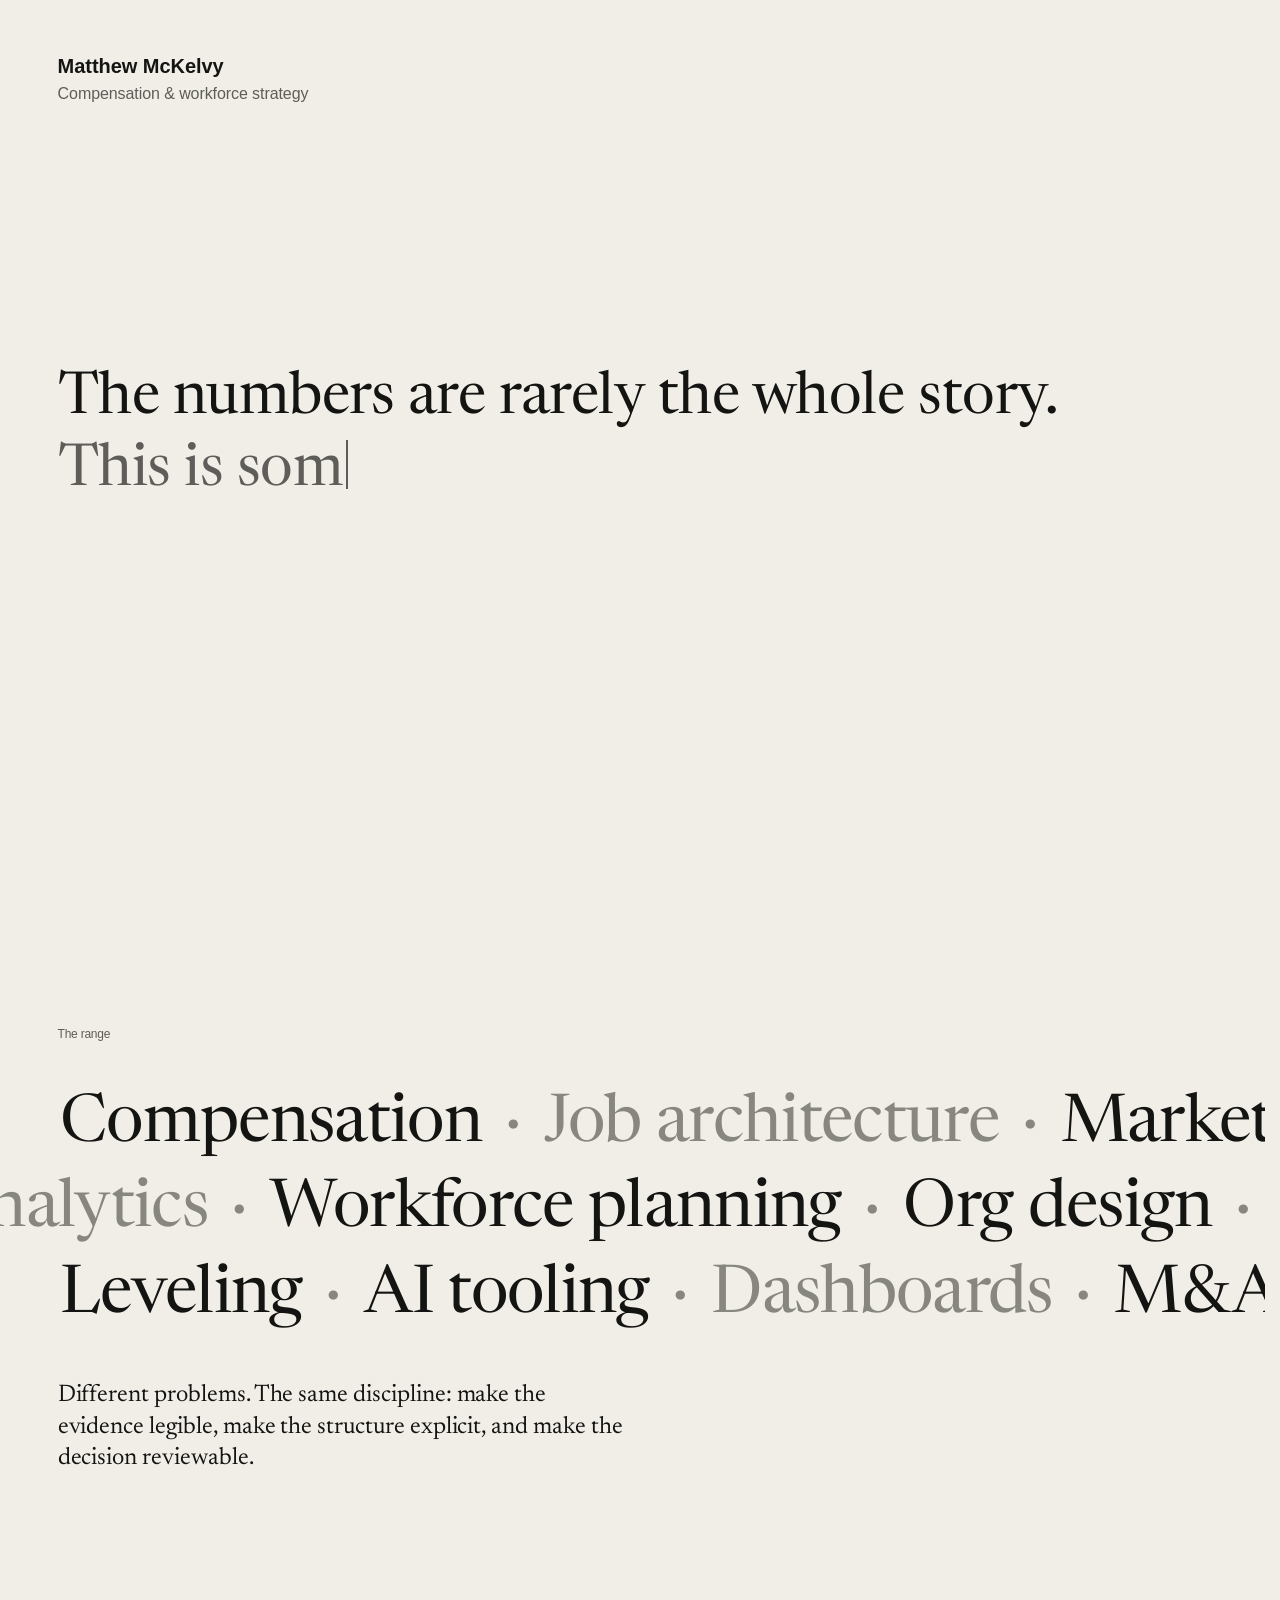
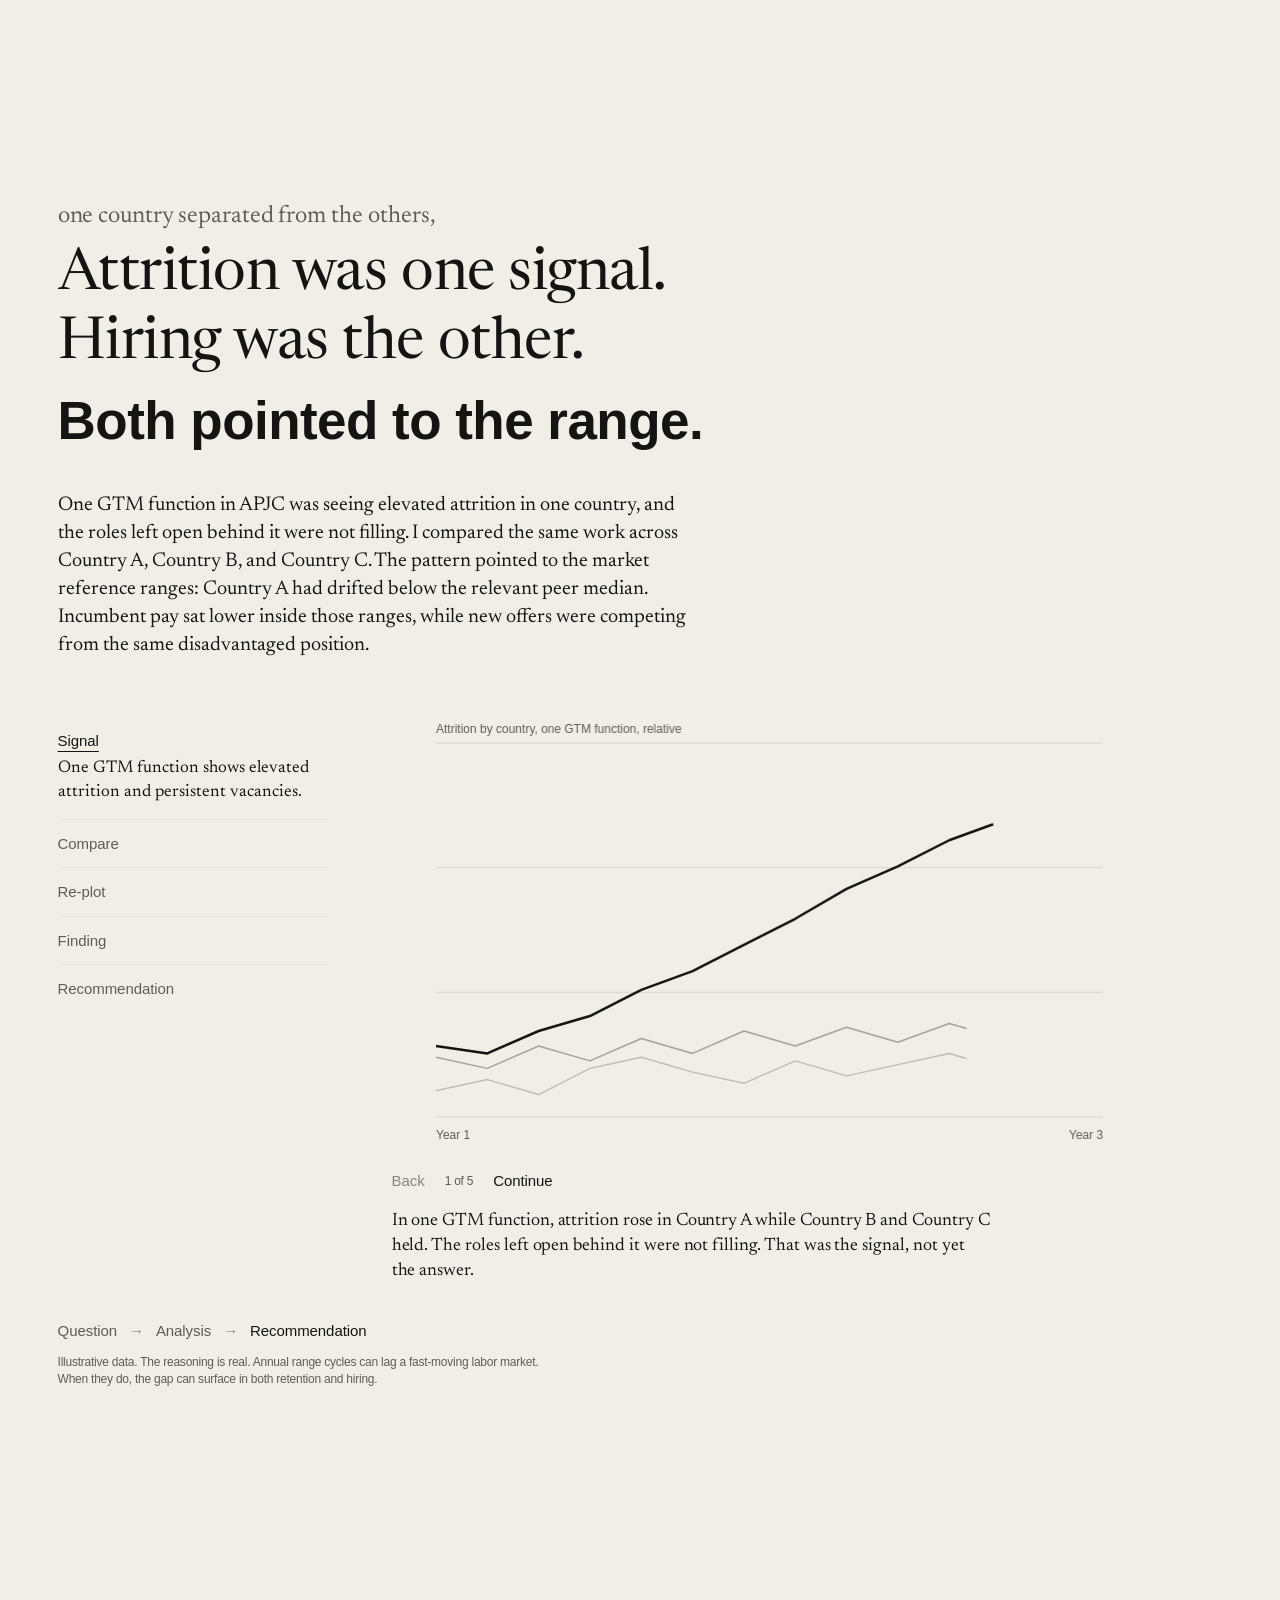
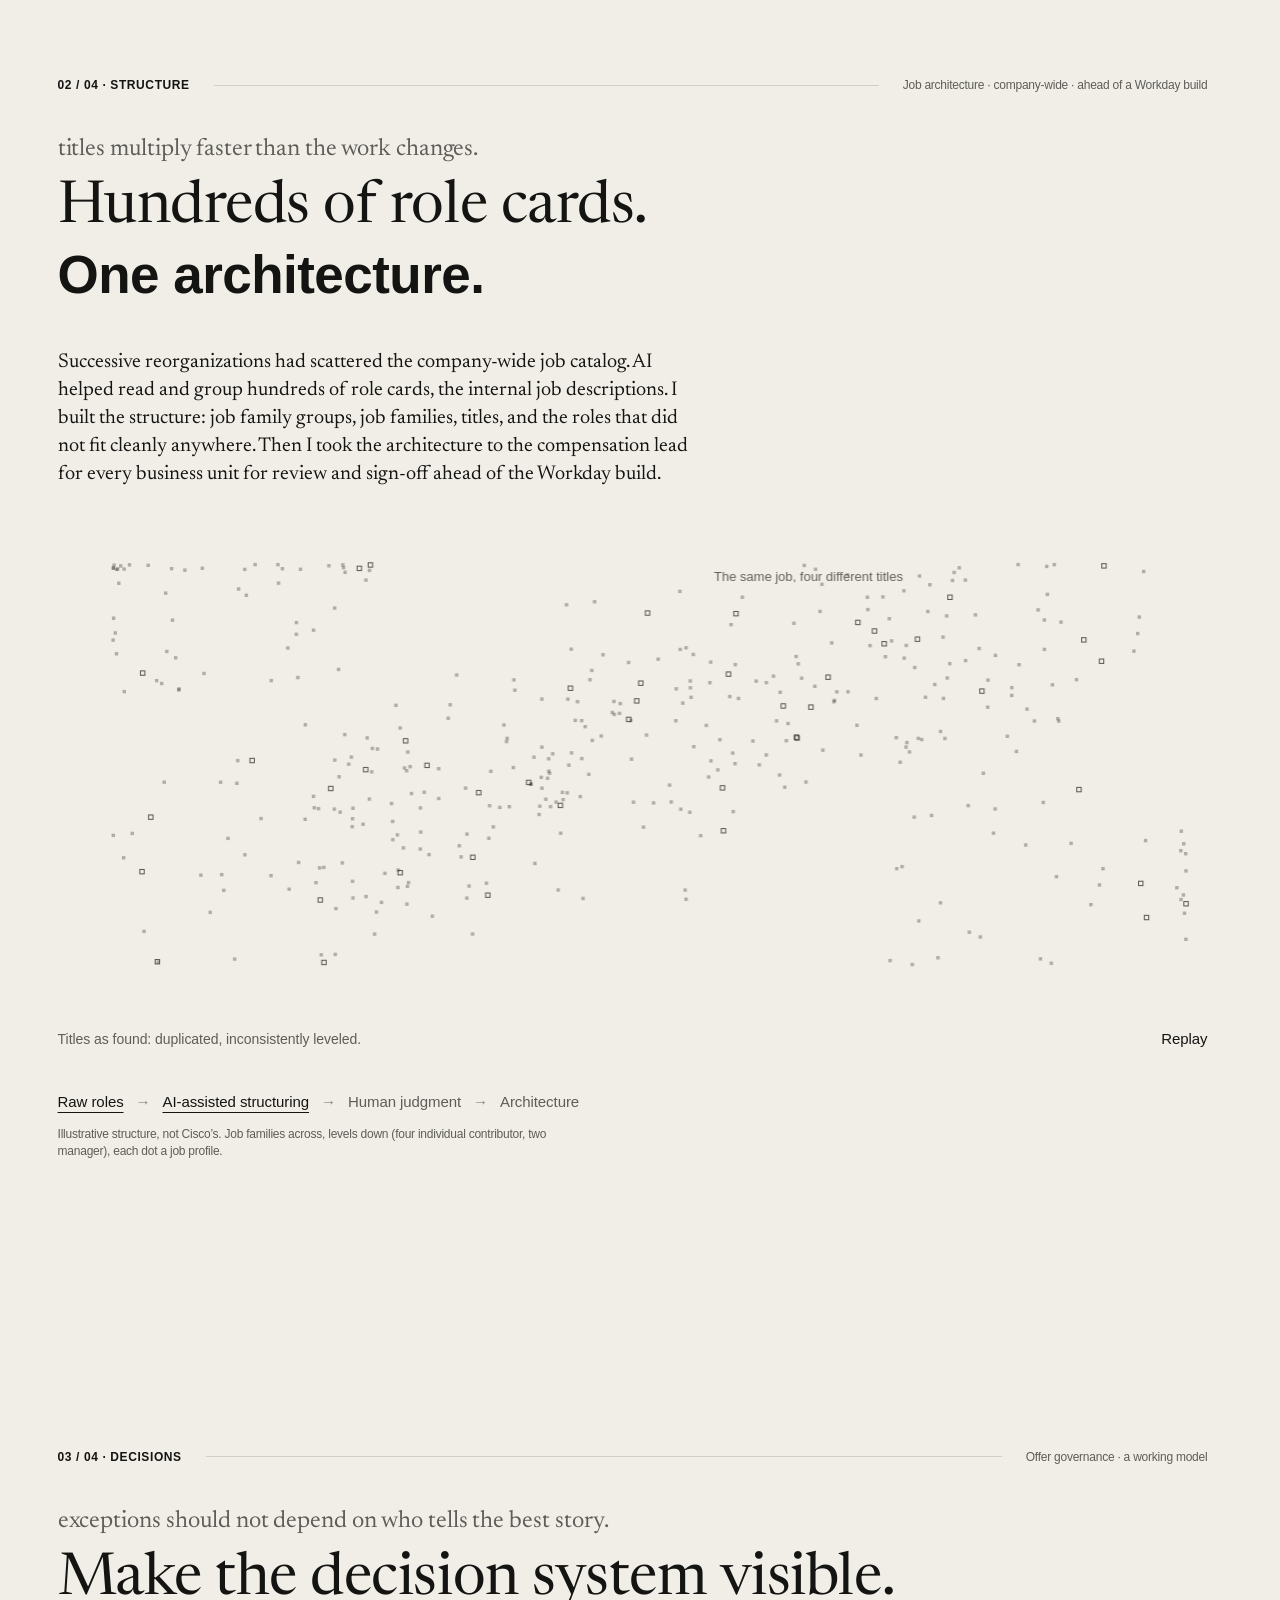
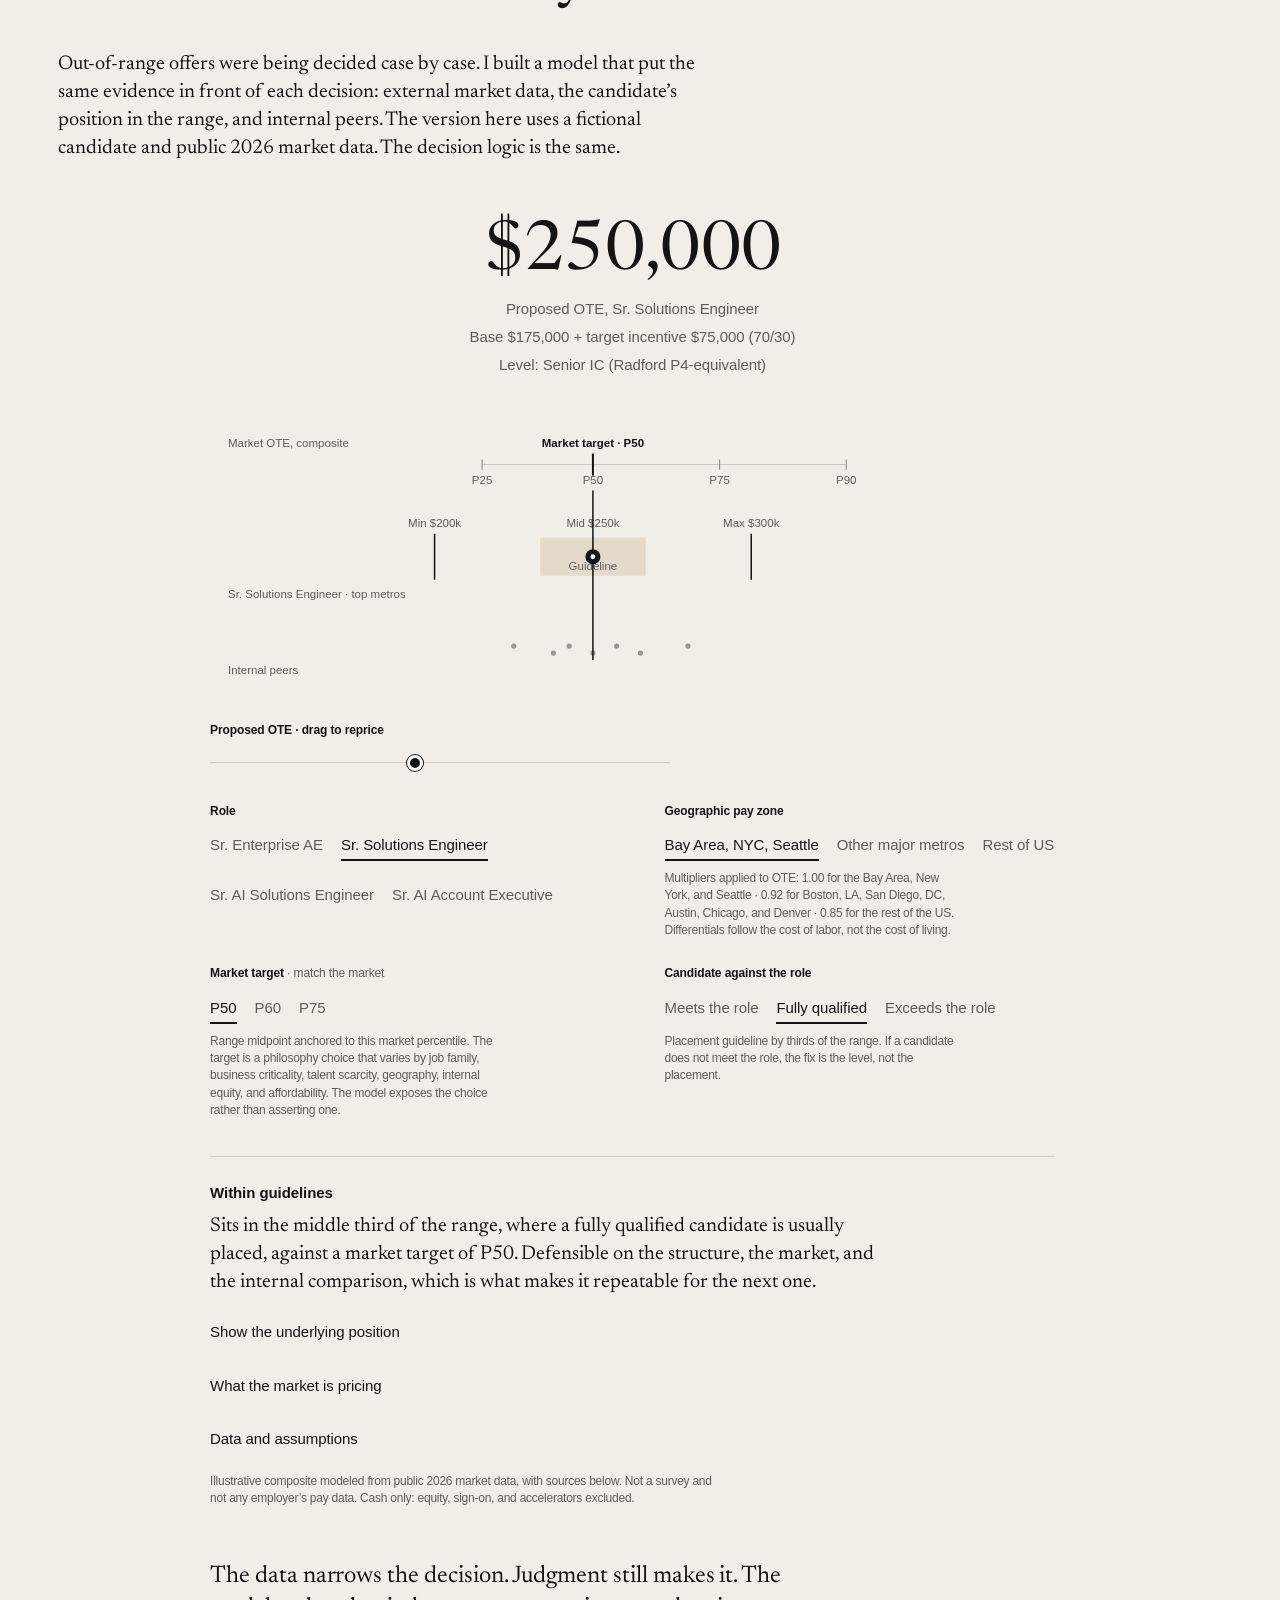
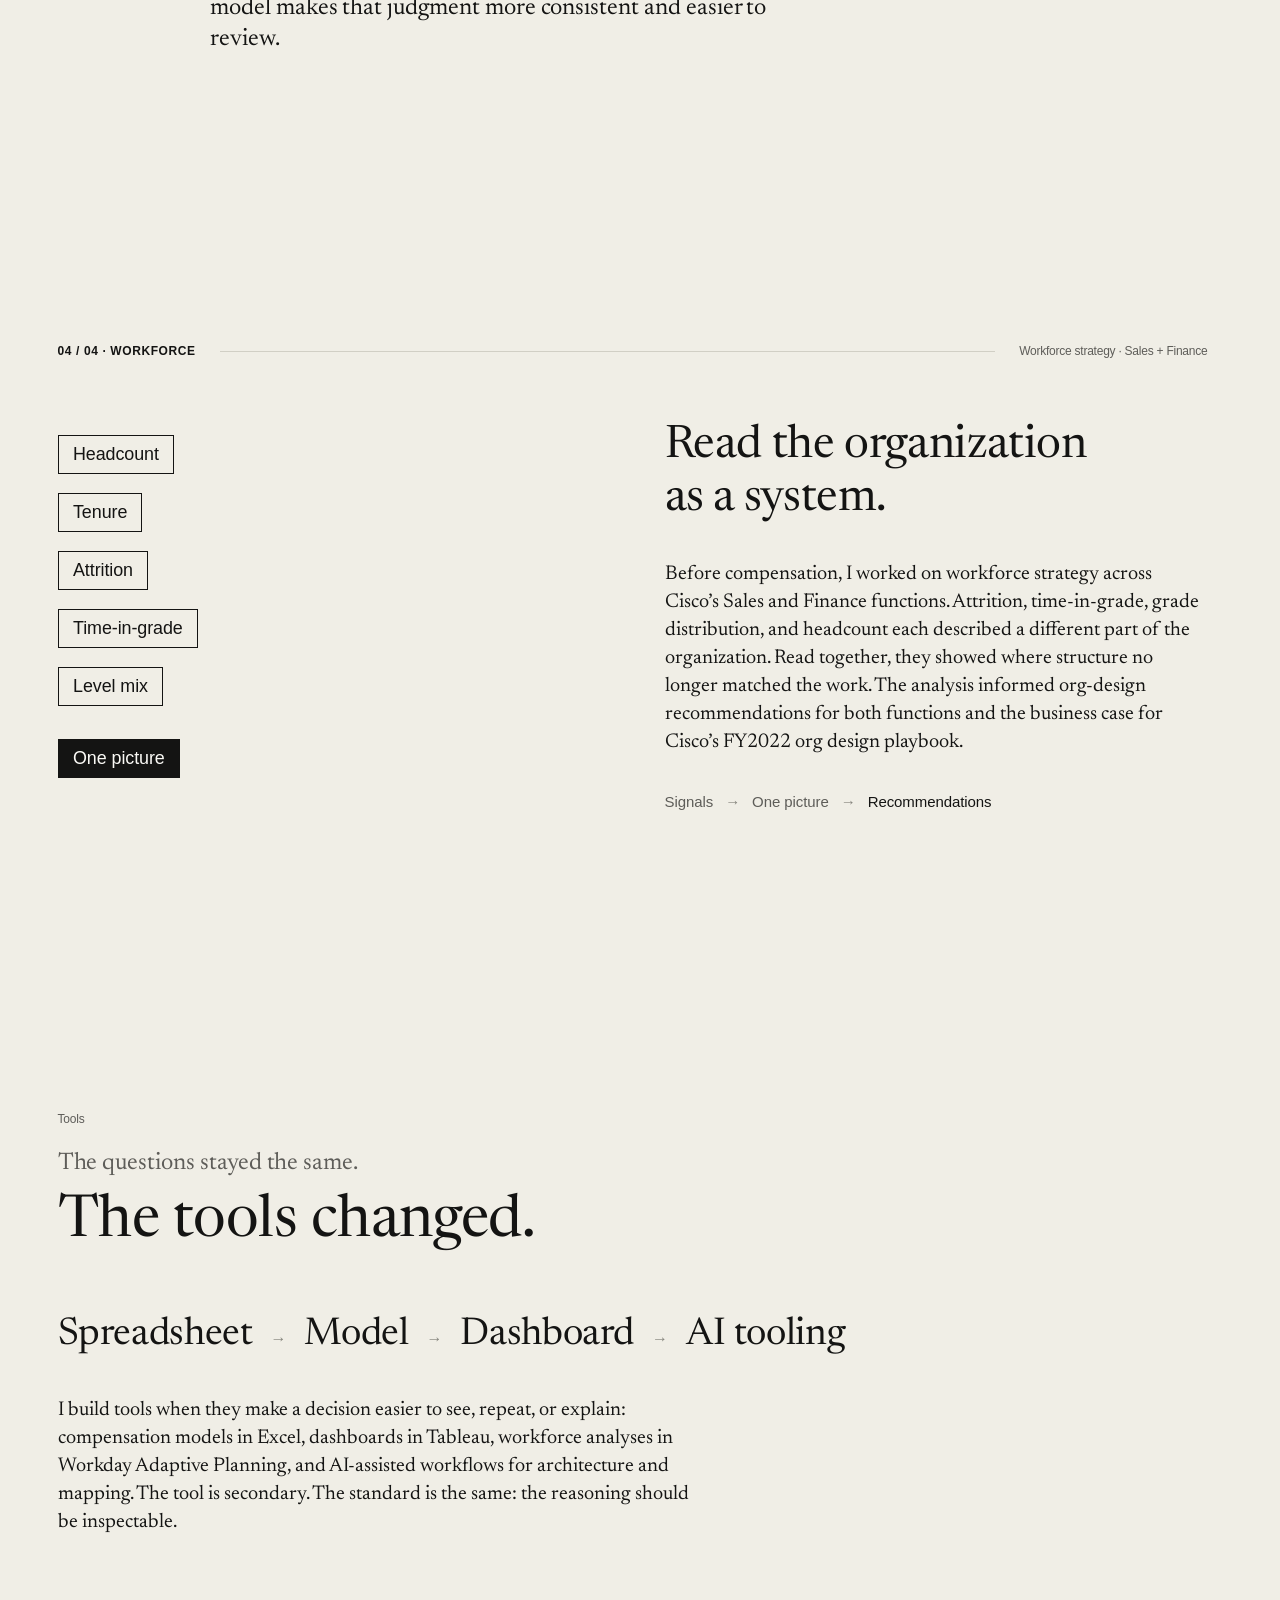
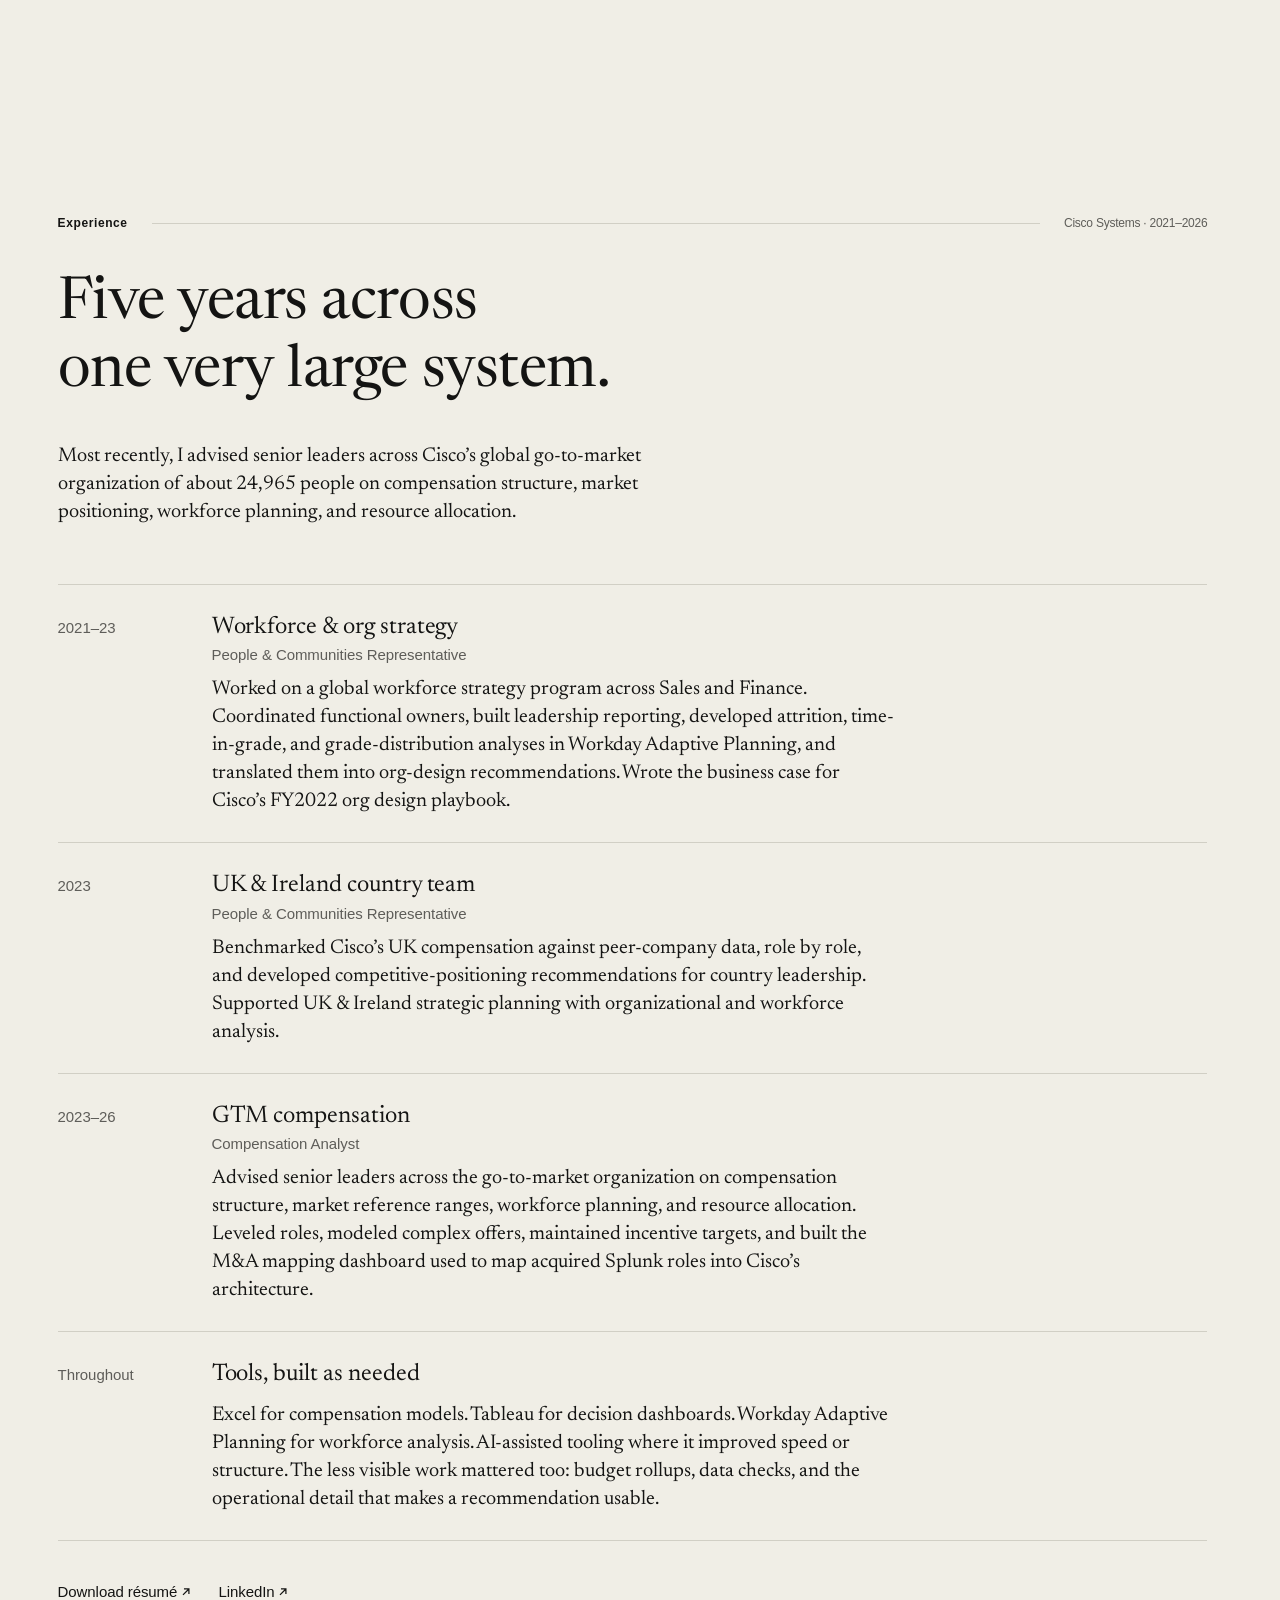
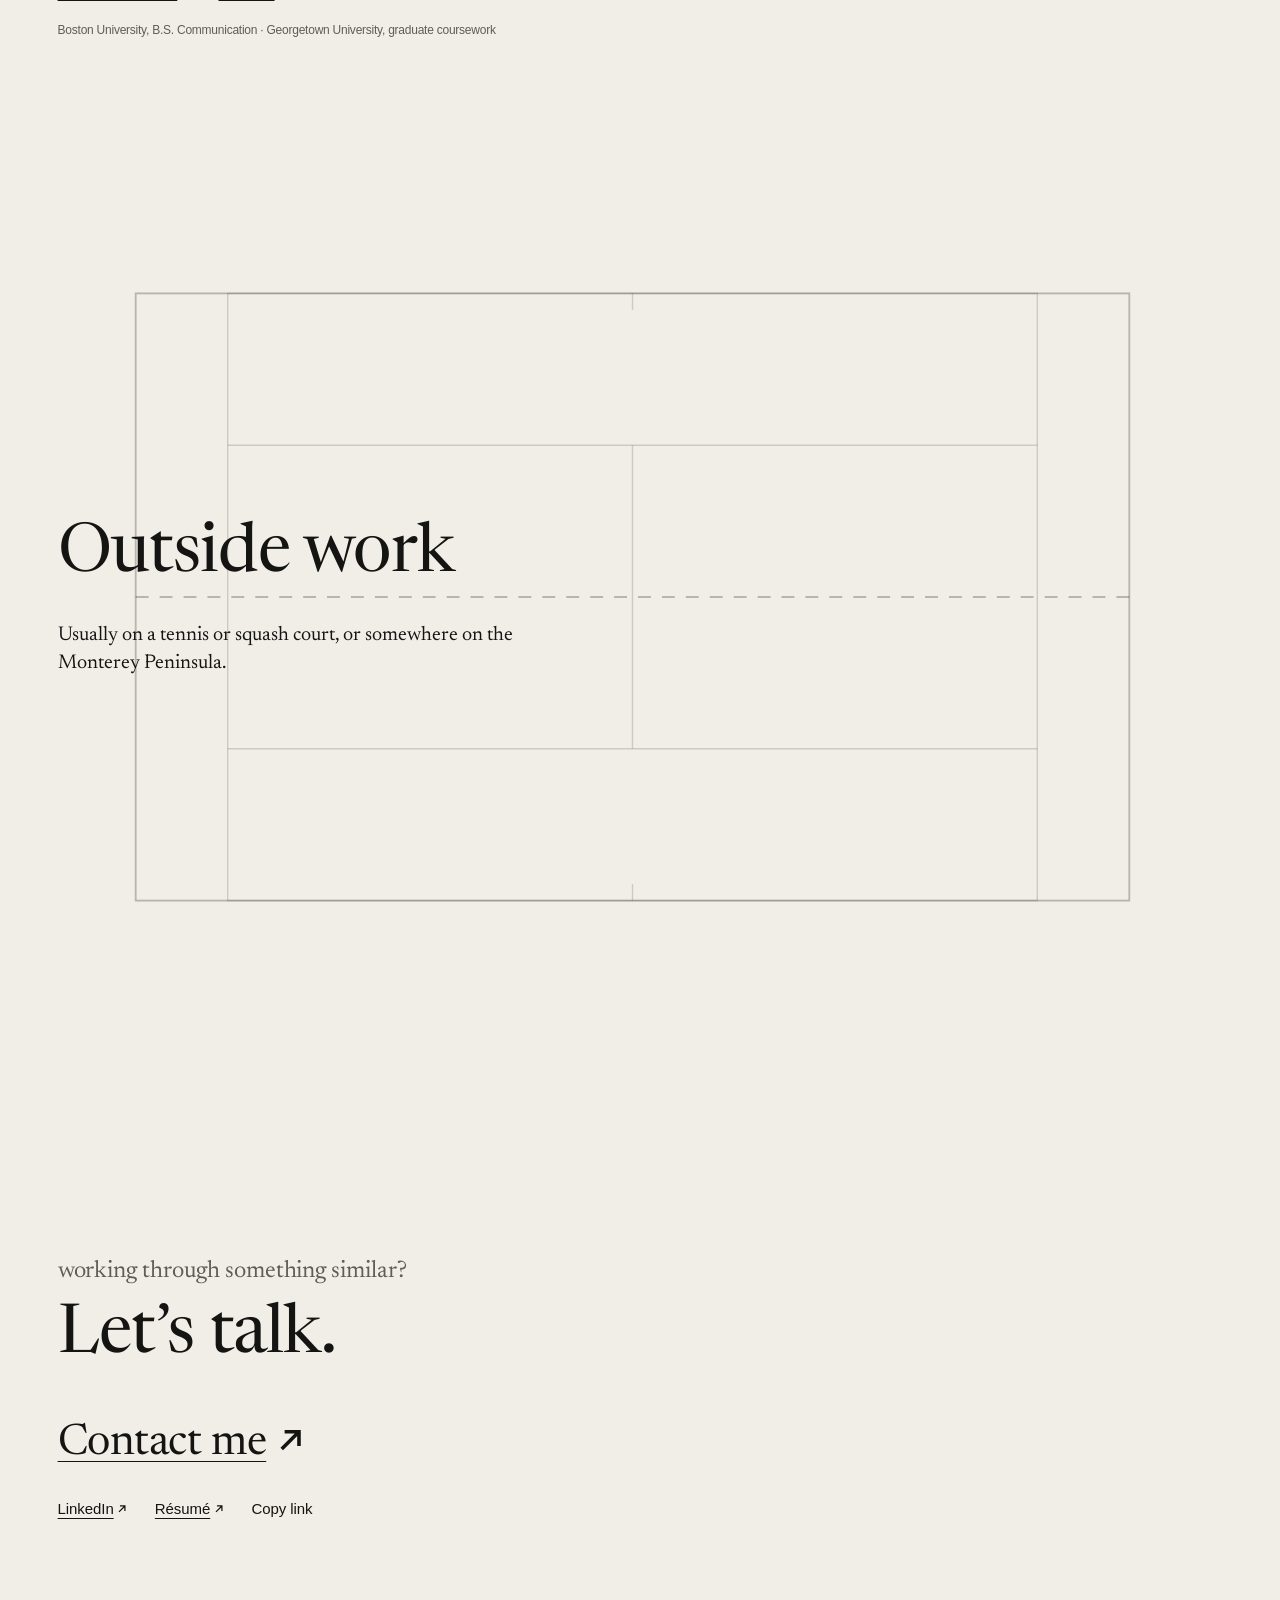
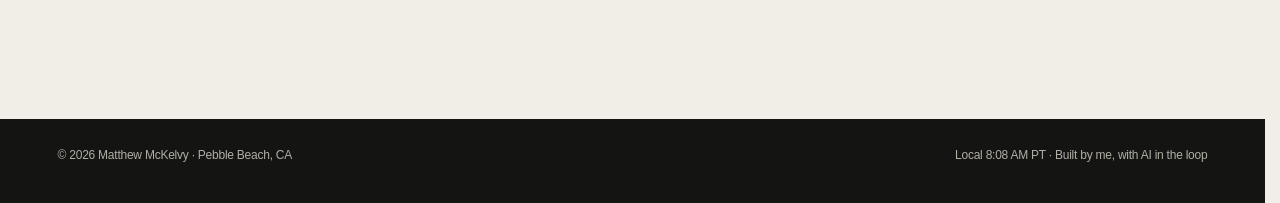
<file: index.html>
<!doctype html>
<html lang="en">
<head>
  <meta charset="utf-8">
  <meta name="viewport" content="width=device-width, initial-scale=1, viewport-fit=cover">
  <title>Matthew McKelvy · Compensation &amp; Workforce Strategy</title>
  <meta name="description" content="I work on the systems behind what work is worth: compensation strategy, workforce design, and the analytical systems behind hiring and pay decisions, most recently across Cisco's global go-to-market organization of about 25,000 people.">
  <link rel="canonical" href="https://mattmckelvy.com/">
  <meta name="color-scheme" content="light">
  <meta name="theme-color" content="#F0EEE6">

  <meta property="og:type" content="website">
  <meta property="og:site_name" content="Matthew McKelvy">
  <meta property="og:title" content="Matthew McKelvy · Compensation &amp; Workforce Strategy">
  <meta property="og:description" content="I work on the systems behind what work is worth.">
  <meta property="og:url" content="https://mattmckelvy.com/">
  <meta property="og:image" content="https://mattmckelvy.com/og.png?v=7">
  <meta property="og:image:width" content="1200">
  <meta property="og:image:height" content="630">
  <meta name="twitter:card" content="summary_large_image">
  <meta name="twitter:title" content="Matthew McKelvy · Compensation &amp; Workforce Strategy">
  <meta name="twitter:description" content="I work on the systems behind what work is worth.">
  <meta name="twitter:image" content="https://mattmckelvy.com/og.png?v=7">

  <link rel="icon" type="image/svg+xml" href="favicon.svg?v=4">
  <link rel="apple-touch-icon" href="apple-touch-icon.png?v=4">
  <link rel="preconnect" href="https://fonts.googleapis.com">
  <link rel="preconnect" href="https://fonts.gstatic.com" crossorigin>
  <link href="https://fonts.googleapis.com/css2?family=Newsreader:opsz,wght@6..72,400;6..72,500&display=swap" rel="stylesheet">
  <link rel="stylesheet" href="css/site.css?v=25">
  <link rel="stylesheet" href="css/intro.css?v=2">
  <script>document.documentElement.className += " js";</script>

  <script type="application/ld+json">
  {
    "@context": "https://schema.org",
    "@type": "Person",
    "name": "Matthew McKelvy",
    "jobTitle": "Compensation Analyst",
    "email": "mailto:mckelvymatthew@gmail.com",
    "address": { "@type": "PostalAddress", "addressLocality": "Pebble Beach", "addressRegion": "CA" },
    "sameAs": ["https://www.linkedin.com/in/mattmckelvy/"],
    "alumniOf": [{ "@type": "CollegeOrUniversity", "name": "Boston University" }],
    "url": "https://mattmckelvy.com/"
  }
  </script>
</head>
<body>
<!-- ================= ENTRY: once per browsing session ================= -->
<div class="intro" id="intro" role="dialog" aria-modal="true" tabindex="-1"
     aria-labelledby="introName" aria-describedby="introRole introSR" hidden>
  <header class="container intro-mast">
    <p class="intro-name" id="introName">Matthew McKelvy</p>
    <p class="intro-role" id="introRole">Compensation &amp; workforce strategy</p>
  </header>
  <div class="container intro-body">
    <p class="giant-2 intro-statement">
      <span class="intro-sr" id="introSR">The numbers are rarely the whole story. This is some of the work behind them.</span>
      <span aria-hidden="true">
        <span class="intro-line" data-text="The numbers are rarely the whole story."><span class="it-typed"></span><span class="it-caret"></span><span class="it-rest">The numbers are rarely the whole story.</span></span>
        <span class="intro-line" data-text="This is some of the work behind them."><span class="it-typed"></span><span class="it-caret"></span><span class="it-rest">This is some of the work behind them.</span></span>
      </span>
    </p>
    <button class="intro-enter" type="button" id="introEnter">Enter <span aria-hidden="true">→</span></button>
  </div>
</div>
<script>
/* decide during parsing, so the first paint is already the right screen.
   Deep links and ?noportal go straight in, and count as entered. */
(function () {
  var el = document.getElementById("intro"), show = true;
  try { show = !sessionStorage.getItem("mkEntered"); } catch (e) {}
  if (location.hash || /noportal|nointro/.test(location.search)) show = false;
  if (show) {
    el.hidden = false;
    document.documentElement.classList.add("intro-open");
    try { if (matchMedia("(prefers-reduced-motion: reduce)").matches) el.classList.add("intro-static"); } catch (e) {}
  } else {
    try { sessionStorage.setItem("mkEntered", "1"); } catch (e) {}
    el.parentNode.removeChild(el);
  }
})();
</script>
<a class="skip" href="#main">Skip to content</a>
<div class="light" id="light" aria-hidden="true"></div>

<header class="nav" id="nav">
  <div class="nav-inner">
    <a class="nav-name" href="#top">Matthew McKelvy</a>
    <nav class="nav-links" aria-label="Sections">
      <a href="#work">Work</a>
      <a href="#experience">Experience</a>
      <a href="#about">About</a>
      <a href="Matthew-McKelvy-Resume.pdf" download>Résumé</a>
      <button class="nav-menu-btn" type="button" id="menuBtn" aria-haspopup="true" aria-expanded="false">Menu</button>
    </nav>
  </div>
</header>

<div class="menu" id="menu" role="dialog" aria-modal="true" aria-label="Menu" hidden>
  <button class="menu-close" type="button" id="menuClose">Close</button>
  <p class="k">Matthew McKelvy · Pebble Beach, CA</p>
  <a href="#work" data-menu>Work</a>
  <a href="#experience" data-menu>Experience</a>
  <a href="#about" data-menu>About</a>
  <a href="#contact" data-menu>Contact</a>
  <div class="menu-foot">
    <a href="Matthew-McKelvy-Resume.pdf" download>Résumé<svg class="ne" viewBox="0 0 10 10" aria-hidden="true" focusable="false"><path d="M2 8 8 2M3 2h5v5"/></svg></a>
    <a href="contact.html" target="_blank" rel="noopener">Contact info</a>
    <a href="https://www.linkedin.com/in/mattmckelvy/">LinkedIn</a>
  </div>
</div>

<main id="main">

<!-- ================= SCENE 01 — IDENTITY ================= -->
<section class="s-id" id="top">
  <div class="hero-field" id="heroField" aria-hidden="true"></div>
  <div class="id-bg" aria-hidden="true">
    <div class="arc" style="width:56vw;height:56vw;right:-18vw;top:-22vw"></div>
    <div class="arc" style="width:34vw;height:34vw;left:-12vw;bottom:-14vw"></div>
    <span class="tick" style="left:6vw;top:26vh">+</span>
    <span class="tick" style="right:9vw;top:38vh">+</span>
    <span class="tick" style="left:14vw;bottom:18vh">P50</span>
    <span class="tick" style="right:16vw;bottom:30vh">Δ</span>
  </div>

  <div class="container">
    <p class="k id-tag reveal">Matthew McKelvy · Compensation &amp; workforce strategy</p>

    <h1 class="id-comp giant reveal-group">
      <span class="ml id-line"><span>I work on the systems</span></span>
      <span class="ml id-line"><span>behind what work is worth.</span></span>
    </h1>

    <p class="support id-sub reveal">Most recently, I advised senior leaders across Cisco&rsquo;s global
      go-to-market organization of about 25,000 people. My work sits across compensation strategy,
      workforce design, and the analytical systems behind hiring and pay decisions.</p>

    <p class="id-cta reveal">
      <a class="btn btn-ivory" href="Matthew-McKelvy-Resume.pdf" download>Résumé<svg class="ne" viewBox="0 0 10 10" aria-hidden="true" focusable="false"><path d="M2 8 8 2M3 2h5v5"/></svg></a>
      <a class="btn btn-clay" href="contact.html" target="_blank" rel="noopener">Contact</a>
    </p>
  </div>
  <p class="id-scroll" aria-hidden="true">See the work ↓</p>
</section>

<!-- ================= SCENE 02 — THE RANGE ================= -->
<section class="s-range" id="range">
  <div class="container range-head">
    <p class="cue reveal">The range</p>
  </div>
  <div class="bands" id="bands" role="img" aria-label="Compensation. Job architecture. Market pricing. Offers. Analytics. Workforce planning. Org design. Attrition. Leveling. AI tooling. Dashboards. M&amp;A mapping.">
    <div class="band" data-speed="-0.16" aria-hidden="true">Compensation<span class="sep">·</span><span class="soft">Job&nbsp;architecture</span><span class="sep">·</span>Market&nbsp;pricing<span class="sep">·</span>Offers<span class="sep">·</span>Compensation<span class="sep">·</span><span class="soft">Job&nbsp;architecture</span><span class="sep">·</span>Market&nbsp;pricing<span class="sep">·</span></div>
    <div class="band" data-speed="0.12" aria-hidden="true"><span class="soft">Analytics</span><span class="sep">·</span>Workforce&nbsp;planning<span class="sep">·</span>Org&nbsp;design<span class="sep">·</span>Attrition<span class="sep">·</span><span class="soft">Analytics</span><span class="sep">·</span>Workforce&nbsp;planning<span class="sep">·</span>Attrition<span class="sep">·</span></div>
    <div class="band" data-speed="-0.09" aria-hidden="true">Leveling<span class="sep">·</span>AI&nbsp;tooling<span class="sep">·</span><span class="soft">Dashboards</span><span class="sep">·</span>M&amp;A&nbsp;mapping<span class="sep">·</span>Leveling<span class="sep">·</span>AI&nbsp;tooling<span class="sep">·</span><span class="soft">Dashboards</span><span class="sep">·</span></div>
  </div>
  <div class="container range-foot">
    <p class="statement reveal">Different problems. The same discipline: make the evidence legible,
      make the structure explicit, and make the decision reviewable.</p>
  </div>
</section>

<!-- ================= 01 / SIGNAL ================= -->
<section class="scene" id="work">
  <div class="container">
    <p class="p-meta reveal">
      <span class="k k-lead"><span class="idx">01 / 04</span> · SIGNAL</span>
      <span class="rule"></span>
      <span class="k quiet">Market pricing · one APJC GTM function</span>
    </p>
    <p class="conn reveal">one country separated from the others,</p>
    <h2 class="giant-2 p-head reveal-group">
      <span class="ml"><span>Attrition was one signal.</span></span>
      <span class="ml"><span>Hiring was the other.</span></span>
    </h2>
    <p class="giant-2 p-reveal reveal"><span class="decl">Both pointed to the range.</span></p>
    <p class="support p-sub reveal">One GTM function in APJC was seeing elevated attrition in one
      country, and the roles left open behind it were not filling. I compared the same work across
      Country A, Country B, and Country C. The pattern pointed to the market reference ranges:
      Country A had drifted below the relevant peer median. Incumbent pay sat lower inside those
      ranges, while new offers were competing from the same disadvantaged position.</p>

    <div class="p-body reveal">
      <div class="drift">
        <ol class="drift-steps" id="driftSteps">
          <li data-step="0"><b>Signal</b><span>One GTM function shows elevated attrition and persistent vacancies.</span></li>
          <li data-step="1"><b>Compare</b><span>Same work, Country A vs. Country B vs. Country C.</span></li>
          <li data-step="2"><b>Re-plot</b><span>Range midpoints against the relevant peer-market median.</span></li>
          <li data-step="3"><b>Finding</b><span>Country A&rsquo;s ranges had drifted below market.</span></li>
          <li data-step="4"><b>Recommendation</b><span>Recalibrate the ranges, then review incumbent positioning and hiring offers.</span></li>
        </ol>
        <div class="drift-stage">
          <div class="viz" id="driftCanvasHost"
               data-fallback="A five-step investigation inside APJC: in one GTM function, attrition rises in Country A and its open roles stop filling while Country B and Country C hold. Country A's range midpoints are re-plotted against the relevant peer-market median, the ranges have drifted below it, and the recommendation is to recalibrate them, then review incumbent positioning and hiring offers."></div>
          <div class="drift-nav">
            <button class="step-btn" id="driftPrev" type="button">Back</button>
            <span class="step-count" id="driftCount">1 of 5</span>
            <button class="step-btn" id="driftNext" type="button">Continue</button>
          </div>
          <p class="viz-note" id="driftReadout"></p>
        </div>
      </div>
    </div>

    <p class="strip p-strip reveal">Question <span class="a">→</span> Analysis <span class="a">→</span> <span class="hot">Recommendation</span></p>
    <p class="note p-note reveal">Illustrative data. The reasoning is real. Annual range cycles can lag a fast-moving labor market. When they do, the gap can surface in both retention and hiring.</p>
  </div>
</section>

<!-- ================= 02 / STRUCTURE ================= -->
<section class="scene" id="structure">
  <div class="container">
    <p class="p-meta reveal">
      <span class="k k-lead"><span class="idx">02 / 04</span> · STRUCTURE</span>
      <span class="rule"></span>
      <span class="k quiet">Job architecture · company-wide · ahead of a Workday build</span>
    </p>
    <p class="conn reveal">titles multiply faster than the work changes.</p>
    <h2 class="giant-2 p-head reveal-group">
      <span class="ml"><span>Hundreds of role cards.</span></span>
      <span class="ml"><span><span class="decl">One architecture.</span></span></span>
    </h2>
    <p class="support p-sub reveal">Successive reorganizations had scattered the company-wide job
      catalog. AI helped read and group hundreds of role cards, the internal job descriptions.
      I built the structure: job family groups, job families, titles, and the roles that did not
      fit cleanly anywhere. Then I took the architecture to the compensation lead for every business
      unit for review and sign-off ahead of the Workday build.</p>

    <div class="p-body reveal">
      <div class="viz arch-viz" id="archCanvasHost"
           data-fallback="Scattered role titles from across the company resolve into an ordered lattice of job families and levels."></div>
      <div class="arch-bar">
        <p class="viz-note" id="archCaption">Titles as found: duplicated, inconsistently leveled.</p>
        <button class="step-btn" id="archReplay" type="button">Replay</button>
      </div>
    </div>

    <p class="arch-stages reveal" id="archStages">
      <span class="st" data-st="0">Raw roles</span><span class="a">→</span>
      <span class="st" data-st="1">AI-assisted structuring</span><span class="a">→</span>
      <span class="st" data-st="2">Human judgment</span><span class="a">→</span>
      <span class="st" data-st="3">Architecture</span>
    </p>
    <p class="note p-note reveal">Illustrative structure, not Cisco&rsquo;s. Job families across, levels down (four individual contributor, two manager), each dot a job profile.</p>
  </div>
</section>

<!-- ================= 03 / DECISIONS (raised ivory) ================= -->
<section class="scene scene-raised" id="decisions">
  <div class="container">
    <p class="p-meta reveal">
      <span class="k k-lead"><span class="idx">03 / 04</span> · DECISIONS</span>
      <span class="rule"></span>
      <span class="k quiet">Offer governance · a working model</span>
    </p>
    <p class="conn reveal">exceptions should not depend on who tells the best story.</p>
    <h2 class="giant-2 p-head reveal-group">
      <span class="ml"><span>Make the decision system visible.</span></span>
    </h2>
    <p class="support p-sub reveal">Out-of-range offers were being decided case by case. I built a
      model that put the same evidence in front of each decision: external market data, the
      candidate&rsquo;s position in the range, and internal peers. The version here uses a fictional
      candidate and public 2026 market data. The decision logic is the same.</p>
  </div>

  <div class="container lab">
    <div class="lab-head reveal">
      <p class="lab-number"><span id="lvBase">$250,000</span></p>
      <p class="lab-caption" id="lvRoleCap"><abbr title="On-target earnings. Comp teams also say target total cash, TTC.">Proposed OTE</abbr>, Sr. Solutions Engineer</p>
      <p class="lab-caption" id="lvDerived">Base $175,000 + target incentive $75,000 (70/30)</p>
      <p class="lab-caption">Level: Senior IC (Radford P4-equivalent)</p>
    </div>

    <div class="viz lab-viz reveal" id="labCanvasHost"
         data-fallback="An OTE range showing minimum, midpoint and maximum, a market composite at the 25th, 50th, 75th and 90th percentiles, and a proposed OTE positioned against both."></div>

    <div class="lab-controls reveal">
      <label class="slider slider-wide">
        <span class="ctl-label">Proposed OTE · drag to reprice</span>
        <input type="range" id="labBase" min="150000" max="375000" value="250000" step="1000"
               aria-label="Proposed on-target earnings">
      </label>
      <div class="lab-row">
        <div class="ctl">
          <span class="ctl-label">Role</span>
          <div class="seg" role="group" aria-label="Role" id="labRole">
            <button type="button" data-v="r1">Sr.&nbsp;Enterprise&nbsp;AE</button>
            <button type="button" data-v="r2" aria-pressed="true">Sr.&nbsp;Solutions&nbsp;Engineer</button>
            <button type="button" data-v="r3">Sr.&nbsp;AI&nbsp;Solutions&nbsp;Engineer</button>
            <button type="button" data-v="r4">Sr.&nbsp;AI&nbsp;Account&nbsp;Executive</button>
          </div>
        </div>
        <div class="ctl">
          <span class="ctl-label">Geographic pay zone</span>
          <div class="seg" role="group" aria-label="Geographic pay zone" id="labGeo">
            <button type="button" data-v="z1" aria-pressed="true">Bay Area, NYC, Seattle</button>
            <button type="button" data-v="z2">Other major metros</button>
            <button type="button" data-v="z3">Rest of US</button>
          </div>
          <span class="ctl-note">Multipliers applied to OTE: 1.00 for the Bay Area, New York, and Seattle ·
            0.92 for Boston, LA, San Diego, DC, Austin, Chicago, and Denver · 0.85 for the rest of the US.
            Differentials follow the cost of labor, not the cost of living.</span>
        </div>
        <div class="ctl">
          <span class="ctl-label">Market target <span class="ctl-hint" id="mrpHint">match the market</span></span>
          <div class="seg" role="group" aria-label="Market target percentile" id="labMrp">
            <button type="button" data-v="p50" aria-pressed="true">P50</button>
            <button type="button" data-v="p60">P60</button>
            <button type="button" data-v="p75">P75</button>
          </div>
          <span class="ctl-note">Range midpoint anchored to this market percentile. The target is a
            philosophy choice that varies by job family, business criticality, talent scarcity,
            geography, internal equity, and affordability. The model exposes the choice rather
            than asserting one.</span>
        </div>
        <div class="ctl">
          <span class="ctl-label">Candidate against the role</span>
          <div class="seg" role="group" aria-label="Candidate against the role" id="labProf">
            <button type="button" data-v="dev">Meets the role</button>
            <button type="button" data-v="prof" aria-pressed="true">Fully qualified</button>
            <button type="button" data-v="exp">Exceeds the role</button>
          </div>
          <span class="ctl-note">Placement guideline by thirds of the range. If a candidate does not
            meet the role, the fix is the level, not the placement.</span>
        </div>
      </div>
    </div>

    <div class="lab-verdict reveal" id="labVerdict">
      <p class="lv-flag" id="lvFlag">Within guidelines</p>
      <p class="lv-text" id="lvText"></p>
      <button class="lv-more" type="button" id="lvMore" aria-expanded="false" aria-controls="lvDetail">
        Show the underlying position
      </button>
      <div class="lv-detail" id="lvDetail" hidden>
        <dl class="lv-metrics">
          <div><dt>Compa-ratio</dt><dd id="mCompa">&hellip;</dd><dd class="mnote">OTE &divide; range midpoint, on a total-cash range, the way sales roles are usually priced</dd></div>
          <div><dt>Range penetration</dt><dd id="mPen">&hellip;</dd><dd class="mnote">position from minimum to maximum</dd></div>
          <div><dt>Market position</dt><dd id="mMkt">&hellip;</dd><dd class="mnote">against the market OTE composite, interpolated to the nearest 5</dd></div>
          <div><dt>Internal peers</dt><dd id="mPeer">&hellip;</dd><dd class="mnote">same role and zone</dd></div>
        </dl>
      </div>
      <button class="lv-more" type="button" id="mpMore" aria-expanded="false" aria-controls="mpDetail">
        What the market is pricing
      </button>
      <div class="lv-detail mp-body" id="mpDetail" hidden><div id="mpBody"></div></div>
      <button class="lv-more" type="button" id="daMore" aria-expanded="false" aria-controls="daDetail">
        Data and assumptions
      </button>
      <div class="lv-detail mp-body" id="daDetail" hidden><div id="daBody"></div></div>
      <p class="lv-source">Illustrative composite modeled from public 2026 market data, with sources
        below. Not a survey and not any employer&rsquo;s pay data. Cash only: equity, sign-on,
        and accelerators excluded.</p>
    </div>

    <p class="outcome statement reveal">The data narrows the decision. Judgment still makes it.
      The model makes that judgment more consistent and easier to review.</p>
  </div>
</section>

<!-- ================= 04 / ORGANIZATIONS ================= -->
<section class="scene" id="organizations">
  <div class="container">
    <p class="p-meta reveal">
      <span class="k k-lead"><span class="idx">04 / 04</span> · WORKFORCE</span>
      <span class="rule"></span>
      <span class="k quiet">Workforce strategy · Sales + Finance</span>
    </p>

    <div class="org" id="org">
      <div class="org-stage" id="orgStage" role="img" aria-label="Headcount, tenure, attrition, time-in-grade and level-mix signals converging into one picture.">
        <span class="org-word" data-w="0">Headcount</span>
        <span class="org-word" data-w="1">Tenure</span>
        <span class="org-word" data-w="2">Attrition</span>
        <span class="org-word" data-w="3">Time-in-grade</span>
        <span class="org-word" data-w="4">Level mix</span>
        <span class="org-word hot" data-w="5">One picture</span>
      </div>
      <div>
        <h2 class="giant-2 p-head reveal-group">
          <span class="ml"><span>Read the organization</span></span>
          <span class="ml"><span>as a system.</span></span>
        </h2>
        <p class="support p-sub reveal">Before compensation, I worked on workforce strategy across
          Cisco&rsquo;s Sales and Finance functions. Attrition, time-in-grade, grade distribution, and
          headcount each described a different part of the organization. Read together, they showed
          where structure no longer matched the work. The analysis informed org-design
          recommendations for both functions and the business case for Cisco&rsquo;s FY2022 org design
          playbook.</p>
        <p class="strip p-strip reveal">Signals <span class="a">→</span> One picture <span class="a">→</span> <span class="hot">Recommendations</span></p>
      </div>
    </div>
  </div>
</section>

<!-- ================= TOOLS ================= -->
<section class="s-evo" id="evolution">
  <div class="container">
    <p class="cue reveal">Tools</p>
    <p class="conn reveal">The questions stayed the same.</p>
    <h2 class="giant-2 reveal-group">
      <span class="ml"><span>The tools changed.</span></span>
    </h2>
    <p class="evo-steps reveal" id="evoSteps" aria-label="Spreadsheet, then model, then dashboard, then AI tooling.">
      <span class="w" data-e="0">Spreadsheet</span><span class="a">→</span>
      <span class="w" data-e="1">Model</span><span class="a">→</span>
      <span class="w" data-e="2">Dashboard</span><span class="a">→</span>
      <span class="w" data-e="3">AI&nbsp;tooling</span>
    </p>
    <p class="support evo-foot reveal">I build tools when they make a decision easier to see, repeat,
      or explain: compensation models in Excel, dashboards in Tableau, workforce analyses in Workday
      Adaptive Planning, and AI-assisted workflows for architecture and mapping. The tool is
      secondary. The standard is the same: the reasoning should be inspectable.</p>
  </div>
</section>

<!-- ================= EXPERIENCE ================= -->
<section class="scene" id="experience">
  <div class="container">
    <p class="p-meta reveal">
      <span class="k k-lead">Experience</span>
      <span class="rule"></span>
      <span class="k quiet">Cisco Systems · 2021&ndash;2026</span>
    </p>
    <h2 class="giant-2 p-head reveal-group">
      <span class="ml"><span>Five years across</span></span>
      <span class="ml"><span>one very large system.</span></span>
    </h2>
    <p class="support p-sub reveal">Most recently, I advised senior leaders across Cisco&rsquo;s global
      go-to-market organization of about <span class="bignum" id="bigCount" data-n="25000">25,000</span>
      people on compensation structure, market positioning, workforce planning, and resource
      allocation.</p>

    <div class="exp-rows reveal">
      <div class="exp-row">
        <span class="exp-when">2021&ndash;23</span>
        <div class="exp-what">
          <b>Workforce &amp; org strategy <span class="ttl">People &amp; Communities Representative</span></b>
          <p>Worked on a global workforce strategy program across Sales and Finance. Coordinated
            functional owners, built leadership reporting, developed attrition, time-in-grade, and
            grade-distribution analyses in Workday Adaptive Planning, and translated them into
            org-design recommendations. Wrote the business case for Cisco&rsquo;s FY2022 org design
            playbook.</p>
        </div>
      </div>
      <div class="exp-row">
        <span class="exp-when">2023</span>
        <div class="exp-what">
          <b>UK &amp; Ireland country team <span class="ttl">People &amp; Communities Representative</span></b>
          <p>Benchmarked Cisco&rsquo;s UK compensation against peer-company data, role by role, and
            developed competitive-positioning recommendations for country leadership. Supported
            UK &amp; Ireland strategic planning with organizational and workforce analysis.</p>
        </div>
      </div>
      <div class="exp-row">
        <span class="exp-when">2023&ndash;26</span>
        <div class="exp-what">
          <b>GTM compensation <span class="ttl">Compensation Analyst</span></b>
          <p>Advised senior leaders across the go-to-market organization on compensation structure,
            market reference ranges, workforce planning, and resource allocation. Leveled roles,
            modeled complex offers, maintained incentive targets, and built the M&amp;A mapping
            dashboard used to map acquired Splunk roles into Cisco&rsquo;s architecture.</p>
        </div>
      </div>
      <div class="exp-row">
        <span class="exp-when">Throughout</span>
        <div class="exp-what">
          <b>Tools, built as needed</b>
          <p>Excel for compensation models. Tableau for decision dashboards. Workday Adaptive
            Planning for workforce analysis. AI-assisted tooling where it improved speed or
            structure. The less visible work mattered too: budget rollups, data checks, and the
            operational detail that makes a recommendation usable.</p>
        </div>
      </div>
    </div>

    <p class="exp-cta reveal">
      <a class="lnk" href="Matthew-McKelvy-Resume.pdf" download>Download résumé<svg class="ne" viewBox="0 0 10 10" aria-hidden="true" focusable="false"><path d="M2 8 8 2M3 2h5v5"/></svg></a>
      <a class="lnk" href="https://www.linkedin.com/in/mattmckelvy/">LinkedIn<svg class="ne" viewBox="0 0 10 10" aria-hidden="true" focusable="false"><path d="M2 8 8 2M3 2h5v5"/></svg></a>
    </p>
    <p class="note exp-edu reveal">Boston University, B.S. Communication &middot; Georgetown
      University, graduate coursework</p>
  </div>
</section>

<!-- ================= OUTSIDE WORK, on oat ================= -->
<section class="s-human" id="about">
  <div class="court" aria-hidden="true">
    <svg viewBox="0 0 1440 900" preserveAspectRatio="xMidYMid slice">
      <rect x="180" y="120" width="1080" height="660" class="thick"/>
      <rect x="280" y="120" width="880" height="660"/>
      <line x1="180" y1="450" x2="1260" y2="450" class="thick" stroke-dasharray="14 12"/>
      <line x1="280" y1="285" x2="1160" y2="285"/>
      <line x1="280" y1="615" x2="1160" y2="615"/>
      <line x1="720" y1="285" x2="720" y2="615"/>
      <line x1="720" y1="120" x2="720" y2="138"/>
      <line x1="720" y1="762" x2="720" y2="780"/>
    </svg>
  </div>
  <div class="container">
    <h2 class="giant reveal-group">
      <span class="ml"><span>Outside work</span></span>
    </h2>
    <p class="support reveal">Usually on a tennis or squash court, or somewhere on the Monterey
      Peninsula.</p>
  </div>
</section>

<!-- ================= CONTACT ================= -->
<section class="s-contact" id="contact">
  <div class="container">
    <p class="conn reveal">working through something similar?</p>
    <h2 class="giant reveal-group">
      <span class="ml"><span>Let&rsquo;s talk.</span></span>
    </h2>
    <p class="contact-mail reveal"><a href="contact.html" target="_blank" rel="noopener">Contact me<svg class="ne" viewBox="0 0 10 10" aria-hidden="true" focusable="false"><path d="M2 8 8 2M3 2h5v5"/></svg></a></p>
    <p class="contact-row reveal">
      <a href="https://www.linkedin.com/in/mattmckelvy/">LinkedIn<svg class="ne" viewBox="0 0 10 10" aria-hidden="true" focusable="false"><path d="M2 8 8 2M3 2h5v5"/></svg></a>
      <a href="Matthew-McKelvy-Resume.pdf" download>Résumé<svg class="ne" viewBox="0 0 10 10" aria-hidden="true" focusable="false"><path d="M2 8 8 2M3 2h5v5"/></svg></a>
      <button class="link-btn" type="button" id="copyLink">Copy link</button>
    </p>
  </div>
  <footer class="foot">
    <div class="container foot-inner">
      <p>© 2026 Matthew McKelvy · Pebble Beach, CA</p>
      <p><span id="ptTime"></span> · Built by me, with AI in the loop</p>
    </div>
  </footer>
</section>

</main>

<div class="pal-wrap" id="palWrap" hidden>
  <div class="pal" role="dialog" aria-modal="true" aria-label="Go to">
    <input class="pal-input" id="palInput" type="text" placeholder="Go to…"
           autocomplete="off" spellcheck="false" aria-label="Search sections and actions">
    <ul class="pal-list" id="palList" role="listbox"></ul>
  </div>
</div>

<script src="js/site.js?v=24" defer></script>
<script src="js/instruments.js?v=22" defer></script>
<script src="js/drift.js?v=24" defer></script>
<script src="js/arch.js?v=21" defer></script>
<script src="js/offer-data.js?v=4" defer></script>
<script src="js/lab.js?v=26" defer></script>
<script src="js/intro.js?v=1" defer></script>
<script data-goatcounter="https://stanhope.goatcounter.com/count" async src="https://gc.zgo.at/count.js"></script>
</body>
</html>
</file>
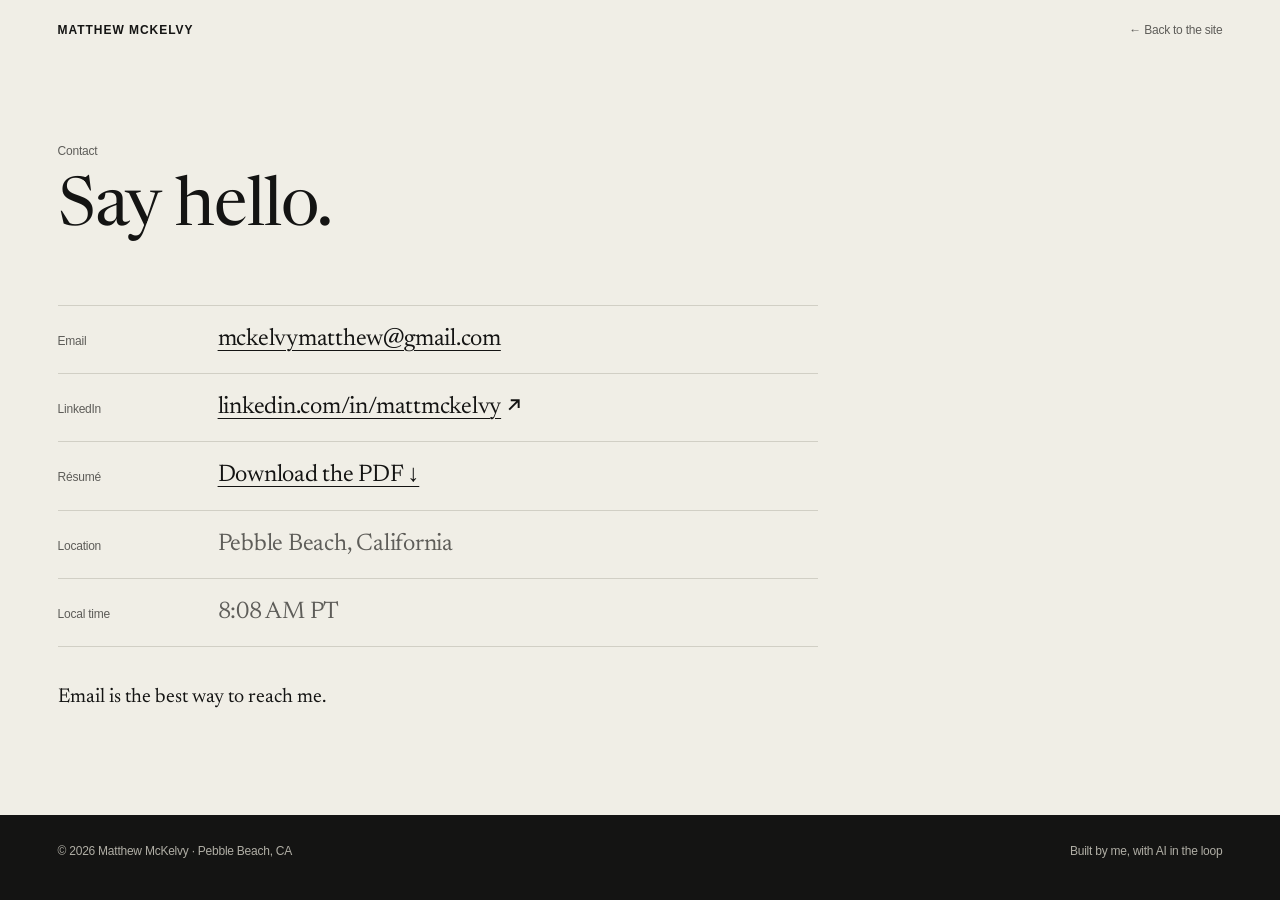
<file: contact.html>
<!doctype html>
<html lang="en">
<head>
  <meta charset="utf-8">
  <meta name="viewport" content="width=device-width, initial-scale=1, viewport-fit=cover">
  <title>Contact · Matthew McKelvy</title>
  <meta name="description" content="How to reach Matthew McKelvy.">
  <link rel="canonical" href="https://mattmckelvy.com/contact.html">
  <meta name="color-scheme" content="light">
  <meta name="theme-color" content="#F0EEE6">
  <link rel="icon" type="image/svg+xml" href="favicon.svg?v=4">
  <link rel="preconnect" href="https://fonts.googleapis.com">
  <link rel="preconnect" href="https://fonts.gstatic.com" crossorigin>
  <link href="https://fonts.googleapis.com/css2?family=Newsreader:opsz,wght@6..72,400;6..72,500&display=swap" rel="stylesheet">
  <link rel="stylesheet" href="css/site.css?v=25">
  <script>document.documentElement.className += " js";
  /* reaching any page of the site counts as entered for this session */
  try { sessionStorage.setItem("mkEntered", "1"); } catch (e) {}</script>
</head>
<body>
<a class="skip" href="#cmain">Skip to content</a>

<header class="nav nav-solo" style="position:absolute">
  <div class="nav-inner">
    <a class="nav-name" href="index.html">Matthew McKelvy</a>
    <nav class="nav-links" aria-label="Back">
      <a href="index.html">← Back to the site</a>
    </nav>
  </div>
</header>

<main id="cmain" class="cpage">
  <div class="container">
    <p class="cue reveal">Contact</p>
    <h1 class="giant reveal-group" style="margin-top:12px">
      <span class="ml"><span>Say hello.</span></span>
    </h1>

    <div class="cp-rows reveal">
      <div class="cp-row">
        <span class="k quiet">Email</span>
        <a class="cp-val" href="mailto:mckelvymatthew@gmail.com">mckelvymatthew@gmail.com</a>
      </div>
      <div class="cp-row">
        <span class="k quiet">LinkedIn</span>
        <a class="cp-val" href="https://www.linkedin.com/in/mattmckelvy/" target="_blank" rel="noopener">linkedin.com/in/mattmckelvy<svg class="ne" viewBox="0 0 10 10" aria-hidden="true" focusable="false"><path d="M2 8 8 2M3 2h5v5"/></svg></a>
      </div>
      <div class="cp-row">
        <span class="k quiet">Résumé</span>
        <a class="cp-val" href="Matthew-McKelvy-Resume.pdf" download>Download the PDF ↓</a>
      </div>
      <div class="cp-row">
        <span class="k quiet">Location</span>
        <span class="cp-val still">Pebble Beach, California</span>
      </div>
      <div class="cp-row">
        <span class="k quiet">Local time</span>
        <span class="cp-val still" id="cTime">&hellip;</span>
      </div>
    </div>

    <p class="support reveal" style="margin-top:clamp(28px,4vh,44px)">Email is the best way to reach me.</p>
  </div>
  <footer class="foot">
    <div class="container foot-inner">
      <p>© 2026 Matthew McKelvy · Pebble Beach, CA</p>
      <p>Built by me, with AI in the loop</p>
    </div>
  </footer>
</main>

<script>
(function () {
  var reduced = false;
  try { reduced = matchMedia("(prefers-reduced-motion: reduce)").matches; } catch (e) {}
  if (reduced) document.documentElement.classList.add("reduced");
  function go() {
    var els = document.querySelectorAll(".reveal, .reveal-group");
    [].forEach.call(els, function (el, i) {
      setTimeout(function () { el.classList.add("in"); }, reduced ? 0 : 80 + i * 110);
    });
    var t = document.getElementById("cTime"), fmt = null;
    try { fmt = new Intl.DateTimeFormat("en-US", { timeZone: "America/Los_Angeles", hour: "numeric", minute: "2-digit" }); } catch (e) {}
    function tick() { if (fmt && t) t.textContent = fmt.format(new Date()) + " PT"; }
    tick(); setInterval(tick, 30000);
  }
  if (document.readyState === "loading") document.addEventListener("DOMContentLoaded", go);
  else go();
})();
</script>
<script data-goatcounter="https://stanhope.goatcounter.com/count" async src="https://gc.zgo.at/count.js"></script>
</body>
</html>
</file>
<file: css/site.css>
/* ============================================================
   MATTMCKELVY.COM v9, the same site, quietly art-directed.
   Ivory canvas, an editorial serif for the voice, a neutral sans
   for UI chrome, 1px borders instead of shadows, flat surfaces,
   and one clay accent reserved for the single most consequential
   action on a page. The layout, scenes, and instruments are v7's.
   No JS dependencies; one font family from Google Fonts.
   ============================================================ */

:root{
  /* palette */
  --ink:#141413;
  --background:#FAF9F5;        /* ivory light: raised panels, buttons, the offer model */
  --surface:#F0EEE6;           /* ivory medium: the page canvas */
  --surface-warm:#E3DACC;      /* oat: deeper grouped surfaces */
  --border:#D1CFC5;
  --border-light:#E8E6DC;
  --muted:#5E5D59;
  --muted-light:#87867F;       /* large or decorative text only (3.4:1) */
  --muted-dark:#B0AEA5;        /* muted text on the ink surface */
  --accent:#D97757;            /* clay: one filled action per page, nothing else */
  --accent-deep:#C6613F;       /* clay hover / pressed */

  /* roles */
  --page:var(--surface);
  --raised:var(--background);

  /* type */
  --serif:"Newsreader",Georgia,"Times New Roman",serif;
  --sans:Arial,"Helvetica Neue",Helvetica,sans-serif;
  --text-caption:12px;         /* sans, 1.4, -0.24px */
  --text-ui:15px;              /* sans, 1.3 */
  --text-body:20px;            /* serif, 1.4 */
  --text-sub:24px;             /* serif, 1.3 */
  --text-heading:clamp(34px,4.6vw,61px);
  --text-display:clamp(40px,5.4vw,68px);

  --ease:cubic-bezier(.22,.08,.18,1);   /* motion is v7's, unchanged */
  --dur:.9s;
  --pad:max(20px,env(safe-area-inset-left),4.5vw);
}

*{box-sizing:border-box;margin:0;padding:0}
html{scroll-behavior:smooth;scroll-padding-top:70px}
body{
  background:var(--page);
  color:var(--ink);
  font-family:var(--serif);
  font-size:var(--text-body);line-height:1.4;font-weight:400;
  font-optical-sizing:auto;
  -webkit-font-smoothing:antialiased;
  text-rendering:optimizeLegibility;
  overflow-x:hidden;
}
::selection{background:var(--surface-warm);color:var(--ink)}
a{color:inherit}
:focus-visible{outline:2px solid var(--ink);outline-offset:3px}
.skip{
  position:absolute;left:16px;top:-56px;z-index:220;
  background:var(--raised);color:var(--ink);border:1px solid var(--border);
  padding:10px 16px;font-family:var(--sans);font-size:var(--text-ui);transition:top .15s;
}
.skip:focus{top:8px}

/* the continuous light field: scene temperature, flat fills only */
.light{position:fixed;inset:0;z-index:-1;background-color:var(--page);will-change:background-color}

main{position:relative}
.container{width:100%;max-width:1280px;margin:0 auto;padding-inline:var(--pad)}

/* ============================================================
   TYPE SYSTEM
   ============================================================ */

/* captions and metadata: the sans, small */
.k{
  font-family:var(--sans);
  font-size:var(--text-caption);line-height:1.4;font-weight:400;
  letter-spacing:-.24px;
  color:var(--muted);
}
.k.quiet{color:var(--muted)}
.k-lead{color:var(--ink);font-weight:700;letter-spacing:.05em}
.k .idx{color:var(--ink)}

/* display: the serif carries the statements */
.giant{
  font-family:var(--serif);font-weight:400;
  font-size:var(--text-display);
  line-height:1.1;letter-spacing:-.01em;
  color:var(--ink);
  text-wrap:balance;
}
.giant-2{
  font-family:var(--serif);font-weight:400;
  font-size:var(--text-heading);
  line-height:1.1;letter-spacing:-.008em;
  color:var(--ink);
  text-wrap:balance;
}
/* the declarative voice: bold sans beside the serif, at 0.9 of its size */
.decl{
  font-family:var(--sans);font-weight:700;
  font-size:.9em;letter-spacing:-.01em;
}

/* the small line that leads into a headline */
.conn{
  font-family:var(--serif);
  font-size:clamp(20px,1.9vw,24px);line-height:1.3;letter-spacing:-.05px;
  color:var(--muted);
}
.conn + .giant,.conn + .giant-2{margin-top:12px}
/* section cues: a caption, like the folio labels */
.cue{
  font-family:var(--sans);
  font-size:var(--text-caption);line-height:1.4;letter-spacing:-.24px;
  color:var(--muted);
}

/* prose */
.support{
  font-family:var(--serif);
  font-size:var(--text-body);line-height:1.4;
  color:var(--ink);max-width:58ch;
}
.support b{font-weight:inherit;color:inherit}
/* a statement one step above body: the range's thesis, the model's close */
.statement{
  font-family:var(--serif);
  font-size:clamp(21px,2vw,var(--text-sub));line-height:1.3;letter-spacing:-.05px;
  color:var(--ink);max-width:44ch;
}
.note{
  font-family:var(--sans);font-size:var(--text-caption);line-height:1.45;letter-spacing:-.24px;
  color:var(--muted);max-width:76ch;
}

/* inline links: underlined, always, the print convention */
.lnk,.inline-link{
  color:var(--ink);text-decoration:underline;
  text-decoration-thickness:1px;text-underline-offset:.22em;
  text-decoration-color:var(--ink);
  transition:text-decoration-color .2s var(--ease),color .2s var(--ease);
}
.lnk:hover,.inline-link:hover{text-decoration-color:var(--muted-light)}

/* the external/download arrow, drawn rather than typed: iOS renders the ↗ character as an emoji */
.ne{
  display:inline-block;width:.66em;height:.66em;margin-left:.22em;vertical-align:0;
  overflow:visible;fill:none;stroke:currentColor;stroke-width:1.25;
}

/* text-link buttons: plain text, underline on hover */
.text-btn,.step-btn,.lv-more,.link-btn{
  font-family:var(--sans);font-size:var(--text-ui);line-height:1.3;letter-spacing:-.08px;
  color:var(--ink);background:none;border:0;border-radius:0;cursor:pointer;
  padding:8px 0;text-decoration:none;
  text-decoration-thickness:1px;text-underline-offset:4px;
}
.text-btn:hover,.step-btn:hover,.lv-more:hover,.link-btn:hover{text-decoration:underline}

/* filled buttons: bottom corners only */
.btn{
  display:inline-block;
  font-family:var(--sans);font-size:16px;line-height:1;letter-spacing:-.08px;
  color:var(--ink);text-decoration:none;
  padding:14px 31px 15px;border:0;border-radius:0 0 8px 8px;
  transition:background-color .2s var(--ease);
}
.btn-ivory{background:var(--raised)}
.btn-ivory:hover{background:var(--surface-warm)}
.btn-clay{background:var(--accent)}
.btn-clay:hover{background:var(--accent-deep)}

/* process strips: Question → Analysis → Recommendation */
.strip{
  display:flex;flex-wrap:wrap;column-gap:12px;row-gap:6px;align-items:baseline;
  font-family:var(--sans);font-size:var(--text-ui);line-height:1.3;letter-spacing:-.08px;
  color:var(--muted);
}
.strip .a{color:var(--muted-light)}
.strip .hot{color:var(--ink)}

/* masked line reveals */
.ml{display:block;overflow:hidden;padding-bottom:.06em}
.ml > span{display:block;transform:translateY(0)}
.js .ml > span{transform:translateY(112%);transition:transform 1s var(--ease)}
.js .in .ml > span{transform:translateY(0)}
.js .in .ml:nth-child(2) > span{transition-delay:.08s}
.js .in .ml:nth-child(3) > span{transition-delay:.16s}
.js .in .ml:nth-child(4) > span{transition-delay:.24s}

/* soft reveals for everything else */
.js .reveal{opacity:0;transform:translateY(22px);transition:opacity var(--dur) var(--ease),transform var(--dur) var(--ease)}
.js .reveal.in{opacity:1;transform:none}
.reduced .reveal,.reduced .ml > span{opacity:1!important;transform:none!important;transition:none!important}

/* ============================================================
   NAV
   ============================================================ */
.nav{position:fixed;inset:0 0 auto 0;z-index:100;color:var(--ink)}
.nav-inner{
  max-width:1280px;margin:0 auto;padding:0 var(--pad);
  height:60px;display:flex;align-items:center;justify-content:space-between;gap:20px;
}
.nav-name{
  font-family:var(--sans);font-weight:700;font-size:12px;
  letter-spacing:.08em;text-transform:uppercase;
  text-decoration:none;color:var(--ink);
}
.nav-links{display:flex;gap:28px;align-items:center}
.nav-links a,.nav-links button{
  font-family:var(--sans);font-size:12px;line-height:1.4;letter-spacing:-.24px;
  text-decoration:none;color:var(--muted);
  background:none;border:0;cursor:pointer;padding:8px 0;
  text-decoration-thickness:1px;text-underline-offset:4px;
  transition:color .2s var(--ease);
}
.nav-links a:hover,.nav-links button:hover{color:var(--ink);text-decoration:underline}
.nav-menu-btn{display:none}

/* mobile menu */
body.menu-open{overflow:hidden}
.menu{
  position:fixed;inset:0;z-index:160;background:var(--page);color:var(--ink);
  display:flex;flex-direction:column;justify-content:center;
  padding:0 var(--pad);
  opacity:0;pointer-events:none;transition:opacity .35s var(--ease);
}
.menu.open{opacity:1;pointer-events:auto}
.menu > a{
  font-family:var(--serif);font-weight:400;
  font-size:clamp(36px,9vw,56px);line-height:1.18;letter-spacing:-.01em;
  color:var(--ink);text-decoration:none;display:block;
  text-decoration-thickness:1px;text-underline-offset:.14em;
}
.menu > a:hover{text-decoration:underline}
.menu .k{margin-bottom:24px}
.menu-close{
  position:absolute;top:10px;right:var(--pad);
  font-family:var(--sans);font-size:12px;letter-spacing:-.24px;
  color:var(--ink);background:none;border:0;cursor:pointer;padding:14px 0 14px 14px;
}
.menu-foot{margin-top:40px;display:flex;gap:24px;flex-wrap:wrap}
.menu-foot a{
  font-family:var(--sans);font-size:var(--text-ui);color:var(--ink);
  text-decoration:underline;text-decoration-thickness:1px;text-underline-offset:4px;
}

/* ============================================================
   SCENE 01: IDENTITY
   ============================================================ */
.s-id{
  position:relative;min-height:100svh;
  display:flex;flex-direction:column;justify-content:center;
  padding:120px 0 90px;overflow:hidden;
}
.hero-field{position:absolute;inset:0;pointer-events:none}
.hero-field canvas{display:block;width:100%;height:100%}
.id-tag{text-align:center;margin-bottom:clamp(22px,3.6vh,36px)}
.id-comp{position:relative;text-align:center}
.id-line{display:block}
.id-sub{margin:clamp(26px,4.2vh,40px) auto 0;text-align:center;max-width:52ch}
.id-cta{
  margin-top:clamp(28px,4.6vh,44px);
  display:flex;justify-content:center;gap:12px;flex-wrap:wrap;
}
.id-scroll{
  position:absolute;left:50%;bottom:26px;transform:translateX(-50%);
  font-family:var(--sans);font-size:12px;letter-spacing:-.24px;color:var(--muted);
  white-space:nowrap;
}
/* faint graphic objects behind the hero */
.id-bg{position:absolute;inset:0;pointer-events:none;overflow:hidden}
.id-bg .arc{position:absolute;border:1px solid rgba(20,20,19,.07);border-radius:50%}
.id-bg .tick{position:absolute;font-family:var(--sans);font-size:12px;color:rgba(20,20,19,.22)}

/* ============================================================
   SCENE 02: THE RANGE
   ============================================================ */
.s-range{padding:clamp(90px,14vh,170px) 0;overflow:hidden}
.range-head{margin-bottom:clamp(30px,5vh,52px)}
.bands{display:grid;gap:clamp(4px,1vh,12px)}
.band{
  white-space:nowrap;will-change:transform;
  font-family:var(--serif);font-weight:400;
  font-size:clamp(36px,5.2vw,68px);
  line-height:1.15;letter-spacing:-.01em;color:var(--ink);
}
.band .sep{color:var(--muted-light);margin:0 .34em}
.band .soft{color:var(--muted-light)}
.range-foot{margin-top:clamp(34px,5vh,56px)}

/* ============================================================
   PROJECT SCENES
   ============================================================ */
.scene{position:relative;padding:clamp(110px,16vh,210px) 0}
.p-meta{
  display:flex;flex-wrap:wrap;gap:8px 24px;align-items:baseline;
  margin-bottom:clamp(28px,4.5vh,48px);
}
.p-meta .rule{flex:1;height:1px;background:var(--border);min-width:60px;align-self:center}
.p-head{max-width:17em}
.p-reveal{margin-top:clamp(6px,1.2vh,12px)}
.p-sub{margin-top:clamp(24px,3.6vh,38px)}
.p-strip{margin-top:clamp(26px,4vh,42px)}
.p-note{margin-top:14px}
.p-body{margin-top:clamp(40px,6.5vh,80px)}

/* visualization hosts: naked, no frames */
.viz{position:relative}
.viz canvas{display:block;width:100%;touch-action:none}
.js .viz:not(.live)::before{
  content:attr(data-fallback);
  position:absolute;inset:0;display:flex;align-items:center;justify-content:center;
  padding:32px;text-align:center;color:var(--muted);
  font-family:var(--sans);font-size:14px;line-height:1.5;
}

/* P1: drift */
.drift{display:grid;grid-template-columns:270px minmax(0,1fr);gap:clamp(32px,5vw,80px);align-items:start}
.drift-steps{list-style:none}
.drift-steps li{padding:14px 0;cursor:pointer;border-top:1px solid var(--border-light)}
.drift-steps li:first-child{border-top:0}
.drift-steps li b{
  display:block;font-family:var(--sans);font-size:var(--text-ui);font-weight:400;
  line-height:1.3;letter-spacing:-.08px;color:var(--muted);
  text-decoration:underline;text-decoration-thickness:1px;text-underline-offset:5px;
  text-decoration-color:transparent;
  transition:color .35s,text-decoration-color .35s;
}
.drift-steps li span{
  display:block;font-family:var(--serif);font-size:17px;line-height:1.4;color:var(--ink);
  max-height:0;overflow:hidden;opacity:0;
  transition:max-height .5s var(--ease),opacity .4s,margin .4s;
}
.drift-steps li.on b{color:var(--ink);text-decoration-color:var(--ink)}
.drift-steps li.on span{max-height:6em;opacity:1;margin-top:6px}
.drift-steps li:hover b{color:var(--ink)}
.drift-stage{min-width:0}
#driftCanvasHost{height:min(430px,52vh)}
.drift-nav{display:flex;align-items:center;gap:20px;margin-top:16px}
.step-btn:disabled{color:var(--muted-light);pointer-events:none}
.step-count{font-family:var(--sans);font-size:12px;letter-spacing:-.24px;color:var(--muted)}
#driftReadout{
  margin-top:10px;min-height:2.8em;max-width:60ch;
  font-family:var(--serif);font-size:18px;line-height:1.4;color:var(--ink);
}
.viz-note{font-family:var(--sans);font-size:14px;line-height:1.4;letter-spacing:-.05px;color:var(--muted)}

/* P2: architecture */
.arch-viz{height:min(460px,56vh)}
.arch-bar{display:flex;align-items:baseline;justify-content:space-between;gap:20px;margin-top:14px}
.arch-stages{
  display:flex;flex-wrap:wrap;column-gap:12px;row-gap:6px;
  margin-top:clamp(24px,4vh,40px);
  font-family:var(--sans);font-size:var(--text-ui);line-height:1.3;letter-spacing:-.08px;
}
.arch-stages .st{
  color:var(--muted);
  text-decoration:underline;text-decoration-thickness:1px;text-underline-offset:5px;
  text-decoration-color:transparent;
  transition:color .4s,text-decoration-color .4s;
}
.arch-stages .st.on{color:var(--ink);text-decoration-color:var(--ink)}
.arch-stages .a{color:var(--muted-light)}

/* P3: the decision system, on the raised ivory surface */
.lab{max-width:960px}
.lab-head{text-align:center;margin-top:clamp(40px,6vh,72px)}
.lab-number{
  font-family:var(--serif);font-weight:400;
  font-size:var(--text-display);letter-spacing:-.01em;line-height:1.1;
  color:var(--ink);font-variant-numeric:tabular-nums lining-nums;
}
.lab-caption{
  margin-top:8px;font-family:var(--sans);font-size:var(--text-ui);line-height:1.35;letter-spacing:-.08px;
  color:var(--muted);
}
.lab-caption abbr{text-decoration:underline dotted;text-underline-offset:3px;cursor:help}
.lab-viz{height:clamp(240px,32vh,300px);margin-top:clamp(24px,3.5vh,40px)}
.lab-viz canvas{cursor:default}
.lab-controls{margin-top:clamp(22px,3vh,36px);display:flex;flex-direction:column;gap:26px}
.ctl-label{
  display:block;font-family:var(--sans);font-size:12px;font-weight:700;line-height:1.4;letter-spacing:-.12px;
  color:var(--ink);margin-bottom:10px;
}
.ctl-hint{font-weight:400;color:var(--muted)}
.ctl-hint::before{content:"· "}
.slider-wide{display:block;width:100%;max-width:460px}
.lab-row{display:grid;grid-template-columns:repeat(2,1fr);gap:26px clamp(30px,5vw,64px)}
.seg{display:flex;gap:18px;flex-wrap:wrap}
.seg button{
  font-family:var(--sans);font-size:var(--text-ui);line-height:1.3;letter-spacing:-.08px;
  color:var(--muted);background:none;border:0;border-radius:0;cursor:pointer;
  padding:6px 0;position:relative;transition:color .3s;
}
.seg button::after{
  content:"";position:absolute;left:0;right:0;bottom:0;height:2px;
  background:var(--ink);opacity:0;transform:scaleX(.4);
  transition:opacity .3s,transform .45s var(--ease);
}
.seg button:hover{color:var(--ink)}
.seg button[aria-pressed="true"]{color:var(--ink)}
.seg button[aria-pressed="true"]::after{opacity:1;transform:none}
.ctl-note{
  display:block;margin-top:9px;font-family:var(--sans);font-size:12px;line-height:1.45;letter-spacing:-.24px;
  color:var(--muted);max-width:44ch;
}

/* the range slider: a hairline track and an ink thumb */
input[type="range"]{
  -webkit-appearance:none;appearance:none;
  display:block;width:100%;height:28px;background:transparent;cursor:pointer;margin:0;
}
input[type="range"]::-webkit-slider-runnable-track{height:1px;background:var(--border)}
input[type="range"]::-moz-range-track{height:1px;background:var(--border)}
input[type="range"]::-webkit-slider-thumb{
  -webkit-appearance:none;appearance:none;
  width:16px;height:16px;margin-top:-7.5px;border-radius:50%;
  background:var(--ink);border:3px solid var(--raised);box-shadow:0 0 0 1px var(--ink);
}
input[type="range"]::-moz-range-thumb{
  width:10px;height:10px;border-radius:50%;
  background:var(--ink);border:3px solid var(--raised);box-shadow:0 0 0 1px var(--ink);
}
input[type="range"]:focus-visible{outline:2px solid var(--ink);outline-offset:4px}

.lab-verdict{margin-top:clamp(30px,4vh,48px);border-top:1px solid var(--border);padding-top:26px}
/* the flag reads as a badge: weighted text, no container */
.lv-flag{
  font-family:var(--sans);font-size:var(--text-ui);font-weight:700;line-height:1.3;letter-spacing:-.08px;
  color:var(--ink);
}
.lv-text{margin-top:10px;font-family:var(--serif);font-size:var(--text-body);line-height:1.4;color:var(--ink);max-width:62ch}
.lv-more{display:block;margin-top:18px}
.lv-detail{margin-top:18px}
.lv-metrics{display:grid;grid-template-columns:repeat(4,1fr);gap:22px;border-top:1px solid var(--border-light);padding-top:20px}
.lv-metrics dt{font-family:var(--sans);font-size:12px;letter-spacing:-.24px;color:var(--muted)}
.lv-metrics dd{
  margin:6px 0 0;font-family:var(--serif);font-size:var(--text-sub);line-height:1.2;font-weight:400;
  color:var(--ink);font-variant-numeric:tabular-nums lining-nums;
}
.lv-metrics .mnote{margin-top:6px;font-family:var(--sans);font-size:12px;line-height:1.4;letter-spacing:-.24px;color:var(--muted)}
.lv-source{margin-top:16px;font-family:var(--sans);font-size:12px;line-height:1.45;letter-spacing:-.24px;color:var(--muted);max-width:76ch}
.mp-body{max-width:70ch}
.mp-body h5{
  margin-top:18px;font-family:var(--sans);font-size:12px;font-weight:700;letter-spacing:-.12px;
  color:var(--ink);
}
.mp-body h5:first-child{margin-top:0}
.mp-body p,.mp-body li{font-family:var(--serif);font-size:17px;line-height:1.45;color:var(--ink)}
.mp-body p{margin-top:6px}
.mp-body ul{list-style:none;margin-top:4px}
.mp-body li{position:relative;padding:3px 0 3px 16px}
.mp-body li::before{content:"·";position:absolute;left:3px;color:var(--muted)}
.mp-body .mp-delta{
  font-size:18px;padding-bottom:8px;border-bottom:1px solid var(--border-light);margin:0 0 6px;
}
.mp-body .mp-foot{
  margin-top:16px;padding-top:12px;border-top:1px solid var(--border-light);
  font-family:var(--sans);font-size:12px;letter-spacing:-.24px;color:var(--muted);
}
.outcome{margin-top:clamp(40px,6vh,64px)}

/* P4: organizations, scatter → column */
.org{display:grid;grid-template-columns:1fr 1fr;gap:clamp(36px,5vw,80px);align-items:center}
.org .giant-2{font-size:clamp(30px,3.6vw,50px)}
.org-stage{position:relative;height:clamp(340px,48vh,460px)}
.org-word{
  position:absolute;left:0;top:0;
  font-family:var(--sans);font-weight:400;
  font-size:clamp(15px,1.4vw,18px);line-height:1.3;letter-spacing:-.08px;color:var(--ink);
  padding:7px 14px;border:1px solid var(--border);border-radius:0;background:transparent;
  transition:transform 1.1s var(--ease),border-color .6s,color .6s,background-color .6s;
  will-change:transform;
}
.org.resolved .org-word{border-color:var(--ink)}
.org-word.hot{background:var(--ink);border-color:var(--ink);color:var(--raised)}
.reduced .org-word{transition:none}

/* ============================================================
   TOOLS
   ============================================================ */
.s-evo{padding:clamp(100px,15vh,190px) 0}
.s-evo .conn{margin-top:20px}
.evo-steps{
  margin-top:clamp(36px,6vh,60px);
  display:flex;flex-wrap:wrap;align-items:baseline;column-gap:18px;row-gap:12px;
}
.evo-steps .w{
  font-family:var(--serif);font-weight:400;
  font-size:clamp(24px,3vw,40px);letter-spacing:-.01em;line-height:1.1;
  color:var(--muted-light);transition:color .5s var(--ease);
}
.evo-steps .a{font-family:var(--sans);color:var(--muted-light);font-size:.8em}
.evo-steps .w.lit,.evo-steps .w.now{color:var(--ink)}
.evo-foot{margin-top:clamp(28px,4.5vh,46px)}

/* ============================================================
   EXPERIENCE
   ============================================================ */
.exp-rows{margin-top:clamp(40px,6.5vh,70px);border-top:1px solid var(--border)}
.exp-row{
  display:grid;grid-template-columns:120px minmax(0,1fr);gap:8px 34px;
  padding:clamp(20px,3vh,30px) 0;border-bottom:1px solid var(--border);
}
.exp-when{font-family:var(--sans);font-size:var(--text-ui);letter-spacing:-.08px;color:var(--muted);padding-top:5px}
.exp-what b{
  display:block;font-family:var(--serif);font-weight:400;
  font-size:var(--text-sub);line-height:1.3;letter-spacing:-.05px;color:var(--ink);
}
.exp-what .ttl{
  display:block;margin-top:2px;font-family:var(--sans);font-size:var(--text-ui);line-height:1.35;
  letter-spacing:-.08px;color:var(--muted);
}
.exp-what p{margin-top:10px;font-family:var(--serif);font-size:var(--text-body);line-height:1.4;color:var(--ink);max-width:62ch}
.exp-cta{margin-top:clamp(30px,4.5vh,48px);display:flex;gap:28px;flex-wrap:wrap;align-items:baseline}
.exp-cta .lnk{font-family:var(--sans);font-size:var(--text-ui);letter-spacing:-.08px}
.exp-edu{margin-top:20px}
.bignum{font-variant-numeric:tabular-nums lining-nums}

/* ============================================================
   OUTSIDE WORK: the court, on oat
   ============================================================ */
.s-human{position:relative;min-height:92svh;display:flex;align-items:center;overflow:hidden;padding:clamp(100px,14vh,160px) 0}
.s-human .support{margin-top:24px;max-width:44ch}
.court{position:absolute;inset:0;pointer-events:none}
.court svg{position:absolute;inset:0;width:100%;height:100%}
.court line,.court rect{stroke:rgba(20,20,19,.16);fill:none;stroke-width:1.5}
.court .thick{stroke:rgba(20,20,19,.26);stroke-width:2}

/* ============================================================
   CONTACT + FOOTER
   ============================================================ */
.s-contact{padding:clamp(120px,17vh,220px) 0 0;min-height:88svh;display:flex;flex-direction:column}
.s-contact > .container,.cpage > .container{margin-block:auto}
.contact-mail{
  margin-top:clamp(30px,4.6vh,48px);
  font-family:var(--serif);font-weight:400;
  font-size:clamp(28px,3.4vw,44px);line-height:1.15;letter-spacing:-.01em;
}
.contact-mail a{
  color:var(--ink);text-decoration:underline;text-decoration-thickness:1px;text-underline-offset:.16em;
  transition:text-decoration-color .2s var(--ease);
}
.contact-mail a:hover{text-decoration-color:var(--muted-light)}
.contact-row{display:flex;gap:28px;flex-wrap:wrap;align-items:baseline;margin-top:clamp(20px,3.2vh,30px)}
.contact-row a{
  font-family:var(--sans);font-size:var(--text-ui);letter-spacing:-.08px;color:var(--ink);
  text-decoration:underline;text-decoration-thickness:1px;text-underline-offset:4px;
  transition:text-decoration-color .2s var(--ease);
}
.contact-row a:hover{text-decoration-color:var(--muted-light)}
.contact-row .link-btn{padding:0}

/* the one inversion: a dark band to close the page */
.foot{margin-top:clamp(80px,12vh,140px);background:var(--ink);color:var(--muted-dark)}
.foot-inner{
  padding-top:28px;padding-bottom:40px;
  display:flex;justify-content:space-between;gap:10px 24px;flex-wrap:wrap;
  font-family:var(--sans);font-size:12px;line-height:1.4;letter-spacing:-.24px;
}

/* ============================================================
   COMMAND PALETTE (⌘K)
   ============================================================ */
.pal-wrap{
  position:fixed;inset:0;z-index:210;display:flex;align-items:flex-start;justify-content:center;
  padding:16vh 20px 20px;background:rgba(20,20,19,.28);
}
.pal-wrap[hidden]{display:none}
.pal{
  width:min(520px,100%);background:var(--raised);border:1px solid var(--border);border-radius:12px;overflow:hidden;
  animation:palin .3s var(--ease);
}
@keyframes palin{from{opacity:0;transform:translateY(8px)}to{opacity:1;transform:none}}
.pal-input{
  width:100%;border:0;background:transparent;padding:18px 22px;
  font-family:var(--sans);font-size:16px;letter-spacing:-.08px;color:var(--ink);outline:none;
  border-bottom:1px solid var(--border-light);
}
.pal-input::placeholder{color:var(--muted)}
.pal-list{list-style:none;max-height:300px;overflow-y:auto;padding:8px}
.pal-list li{
  display:flex;justify-content:space-between;align-items:center;gap:12px;
  padding:11px 14px;cursor:pointer;
  font-family:var(--sans);font-size:var(--text-ui);letter-spacing:-.08px;color:var(--ink);
}
.pal-list li .pal-k{font-size:12px;letter-spacing:-.24px;color:var(--muted)}
.pal-list li.sel{background:var(--surface)}
.pal-empty{color:var(--muted);cursor:default;justify-content:center}

/* ============================================================
   RESPONSIVE
   ============================================================ */
@media (max-width:960px){
  .drift{grid-template-columns:1fr}
  .drift-steps{display:flex;flex-wrap:wrap;gap:0 20px;border-bottom:1px solid var(--border-light);padding-bottom:10px}
  .drift-steps li{border-top:0;padding:8px 0}
  .drift-steps li span{display:none}
  #driftCanvasHost{height:min(350px,46vh)}
  .org{grid-template-columns:1fr;gap:34px}
  .org-stage{height:clamp(300px,40vh,380px)}
}
@media (max-width:720px){
  .nav-links a{display:none}
  .nav-links .nav-menu-btn{display:inline-block;padding:14px 0}
  .nav-solo .nav-links a{display:inline-block;padding:14px 0}
  .lab-row{grid-template-columns:repeat(2,1fr);gap:22px}
  .lv-metrics{grid-template-columns:repeat(2,1fr)}
  .exp-row{grid-template-columns:1fr}
  .exp-when{padding-top:0}
}
@media (max-width:560px){
  :root{--pad:20px;--text-body:18px}
  .giant{font-size:clamp(36px,10vw,46px)}
  .giant-2{font-size:clamp(30px,8.4vw,40px)}
  .band{font-size:clamp(30px,8.6vw,42px)}
  .exp-what b{font-size:22px}
  .lab-row{grid-template-columns:1fr;gap:20px}
  .lv-metrics{grid-template-columns:1fr;gap:16px}
  .lab-viz{height:230px}
  .arch-viz{height:min(54vh,440px)}
  .p-meta .rule{display:none}
  .contact-row{gap:22px}
  .foot-inner{flex-direction:column;gap:6px}
  .evo-steps{column-gap:12px}
}

/* ============================================================
   REDUCED MOTION / PRINT
   ============================================================ */
@media (prefers-reduced-motion:reduce){
  html{scroll-behavior:auto}
  *,*::before,*::after{transition-duration:.01ms!important;animation-duration:.01ms!important}
}
@media print{
  .light,.nav,.pal-wrap,.hero-field,.id-bg,.court,.drift-nav,.lab-controls,.menu{display:none!important}
  .reveal,.ml>span{opacity:1!important;transform:none!important}
  .scene,.s-id,.s-human,.s-contact{padding:24px 0;min-height:0}
  .foot{background:none;color:var(--ink)}
}

/* ============================================================
   CONTACT PAGE
   ============================================================ */
.cpage{min-height:100svh;display:flex;flex-direction:column;padding:120px 0 0}
.cp-rows{margin-top:clamp(36px,6vh,64px);border-top:1px solid var(--border);max-width:760px}
.cp-row{
  display:grid;grid-template-columns:130px minmax(0,1fr);gap:6px 30px;align-items:baseline;
  padding:18px 0;border-bottom:1px solid var(--border);
}
.cp-val{
  font-family:var(--serif);font-weight:400;letter-spacing:-.01em;
  font-size:clamp(20px,2.2vw,var(--text-sub));line-height:1.3;color:var(--ink);
  overflow-wrap:anywhere;
}
a.cp-val{
  text-decoration:underline;text-decoration-thickness:1px;text-underline-offset:.2em;
  transition:text-decoration-color .2s var(--ease);
}
a.cp-val:hover{text-decoration-color:var(--muted-light)}
.cp-val.still{color:var(--muted)}
.cpage .foot{margin-top:clamp(60px,9vh,100px)}
@media (max-width:560px){
  .cp-row{grid-template-columns:1fr}
}
</file>
<file: css/intro.css>
/* ============================================================
   The entry screen, mattmckelvy.com.
   Shown once per browsing session, before the homepage. A static
   masthead, a two-sentence statement typed in the site's serif,
   and one text action. Every value comes from site.css tokens:
   ivory canvas, ink and muted text, a hairline rule, the sans for
   chrome, the serif for the voice, the site's easing.
   ============================================================ */

/* while the intro is up, the page behind holds still; the gutter
   keeps the homepage's width identical when the scrollbar returns */
html.intro-open{overflow:hidden;scrollbar-gutter:stable}

.intro{
  position:fixed;left:0;top:0;right:0;z-index:200;
  height:100vh;height:100dvh;
  overflow-y:auto;overscroll-behavior:contain;
  display:grid;grid-template-rows:auto 1fr;
  background:var(--page);color:var(--ink);
  transition:opacity .48s var(--ease) .12s;
}
.intro[hidden]{display:none}
.intro:focus{outline:none}

/* masthead: name and role stacked top left, large enough to read at a glance */
.intro-mast{padding-top:clamp(24px,6vh,60px)}
.intro-name{
  font-family:var(--sans);font-weight:700;font-size:20px;line-height:1.25;
  letter-spacing:-.04px;color:var(--ink);
}
.intro-role{
  margin-top:4px;font-family:var(--sans);font-size:16px;line-height:1.35;
  letter-spacing:-.08px;color:var(--muted);
}

/* the statement: heading scale, left on the grid, a little above centre */
.intro-body{
  align-self:center;
  padding-block:clamp(24px,4vh,48px) max(clamp(40px,9vh,112px),env(safe-area-inset-bottom));
}
.intro-line{display:block}
.intro-line + .intro-line{color:var(--muted);margin-top:.12em}
.it-rest{visibility:hidden}
.intro-static .it-rest{visibility:visible}

/* the caret: a thin ink line after the last character, never a block or an underscore */
.it-caret{position:relative}
.it-caret::after{
  content:"";position:absolute;left:.05em;top:-.02em;bottom:.19em;
  width:max(1px,.028em);background:currentColor;
  opacity:0;transition:opacity .3s var(--ease);
}
.it-caret.on::after{opacity:1}
.intro.is-paused .it-caret.on::after{animation:intro-blink 1.05s ease-in-out infinite}
@keyframes intro-blink{0%,100%{opacity:1}50%{opacity:.15}}
.intro-sr{
  position:absolute;width:1px;height:1px;margin:-1px;padding:0;border:0;
  overflow:hidden;clip:rect(0 0 0 0);clip-path:inset(50%);white-space:nowrap;
}

/* the action: directly under the statement, an editorial link with a standing underline */
.intro-enter{
  display:inline-block;margin:clamp(10px,2.6vh,30px) 0 0 -12px;
  font-family:var(--sans);font-size:20px;line-height:1;letter-spacing:-.04px;
  color:var(--ink);background:none;border:0;border-radius:0;cursor:pointer;
  padding:22px 12px;
  text-decoration:underline;text-decoration-thickness:1px;text-underline-offset:6px;
  text-decoration-color:var(--ink);
  opacity:0;transform:translateY(6px);pointer-events:none;
  transition:opacity .5s var(--ease),transform .5s var(--ease),text-decoration-color .2s var(--ease);
}
.intro.is-ready .intro-enter{opacity:1;transform:none;pointer-events:auto}
.intro-enter:hover{text-decoration-color:var(--muted-light)}
.intro-enter:focus-visible{outline:2px solid var(--ink);outline-offset:-12px}

/* into the site: the content settles away, then the canvas lifts off the homepage */
.intro-mast,.intro-body{transition:opacity .36s var(--ease),transform .36s var(--ease)}
.intro.is-leaving{opacity:0;pointer-events:none}
.intro.is-leaving .intro-mast{opacity:0}
.intro.is-leaving .intro-body{opacity:0;transform:translateY(-6px)}

@media (prefers-reduced-motion:reduce){
  .intro-enter,.intro.is-leaving .intro-body{transform:none}
  .it-caret{display:none}
}
@media print{ .intro{display:none!important} }
</file>
